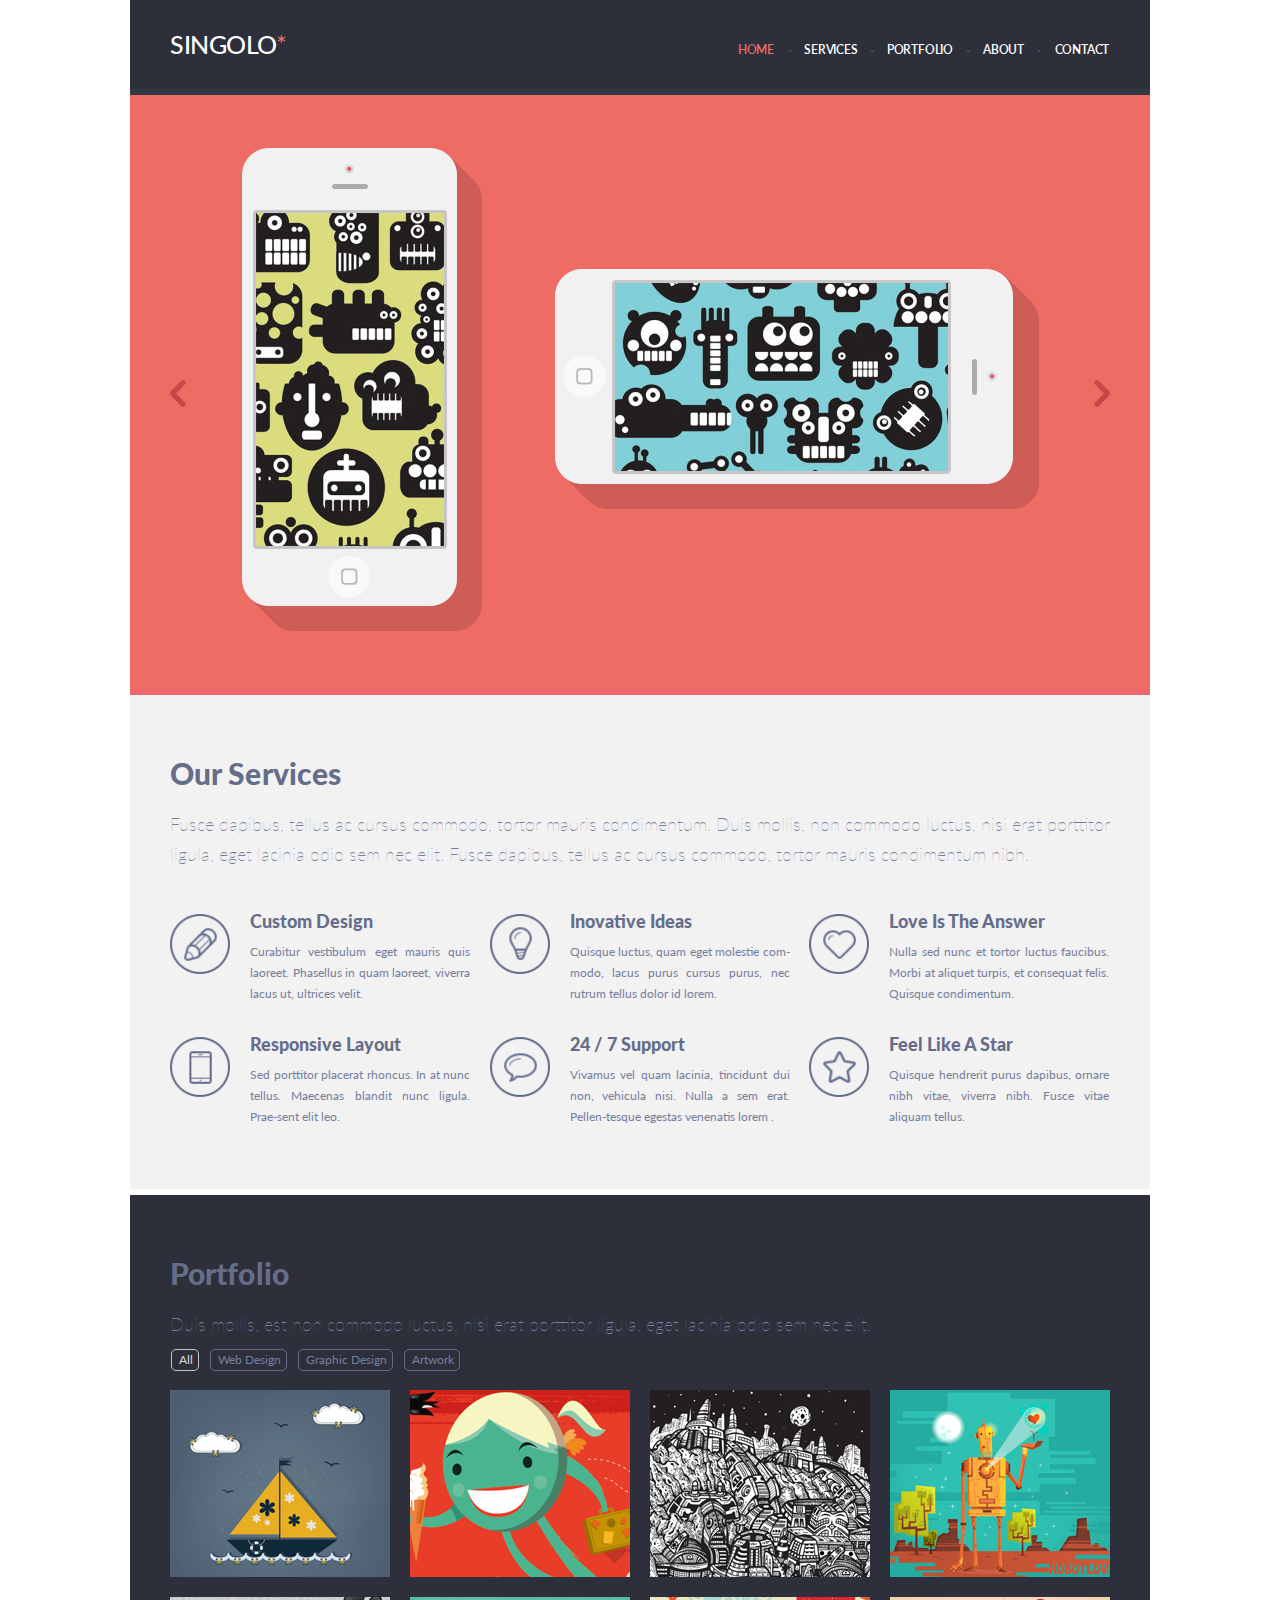
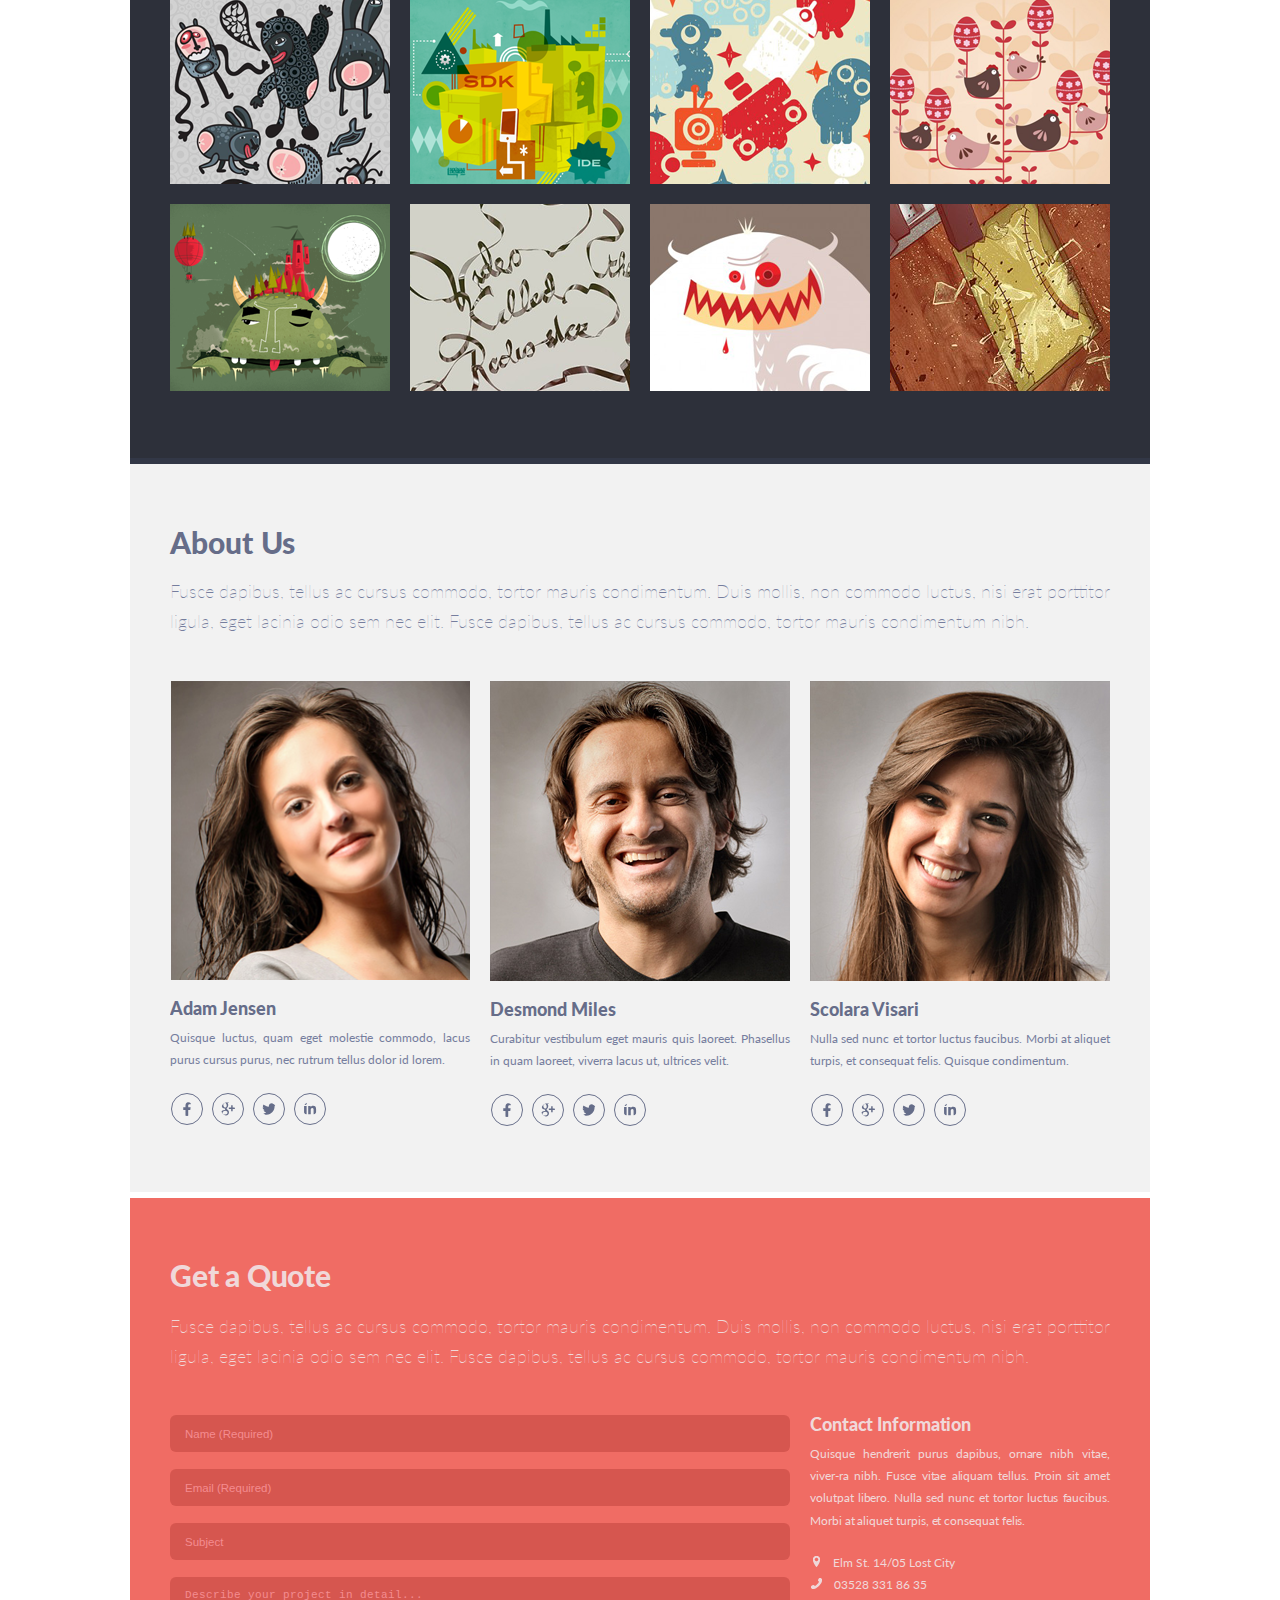
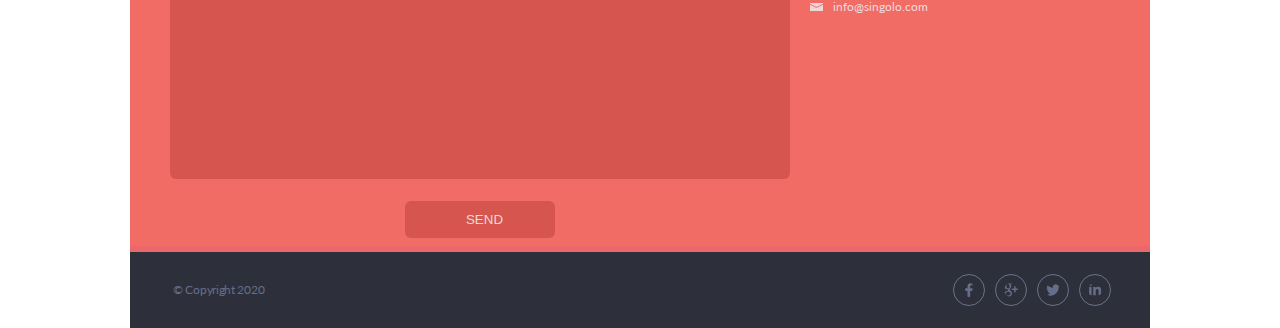
<file: index.html>
<!DOCTYPE html>
<head>
    <meta charset="UTF-8">
    <link href="style.css" rel="stylesheet">
    <link href="https://fonts.googleapis.com/css?family=Lato:300,300i,400,400i,700,700i,900,900i&display=swap" rel="stylesheet">
    <link href="http://yui.yahooapis.com/3.18.1/build/cssnormalize/cssnormalize-min.css" rel="stylesheet">
    <meta name="viewport" content="width=device-width, initial-scale=1">
</head>

<body>
    <header class="container header">
        <div class="section header-top">
            <div class="burger-menu">
                <img src="image/Burger-menu-icon.png">
            </div>

            <h1 class="website-name">SINGOLO</h1>
            <div class="star-symbol">*</div>
            <div></div>
            <nav class="header__navigation" id="navigation-block">
            <ul id ="menu" class="navigation-bar">
                <li ><a href="#home" class="active-link">HOME</a></li>
                <li class="dot">.</li>
                <li><a href="#services">SERVICES</a></li>
                <li class="dot">.</li>
                <li><a href="#portfolio">PORTFOLIO</a></li>
                <li class="dot">.</li>
                <li><a href="#about">ABOUT</a></li>
                <li class="dot">.</li>
                <li><a href="#contact">CONTACT</a></li>
            </ul>
            </nav>
        </div>
            <div class="header-bottom"></div>
    </header>

    <div id = "wrapper" class="container">

        <div id ="home" class="carousel">
            <div  class ="slider">
                <div class="slider-top">
                    <button class="button" data-action="prev"><img class="prev" src="image/prev.svg"></button>
                    
                    <button class="button" data-action="next"><img class="next" src="image/next.svg"></button>
                </div>
                <div class="slider-bottom"></div>

                <div class="slider-main">
                    <div class="slide active-slide">
                        <img src="image/slide-1.png">
                    </div>
    
                    <div class="slide">
                        <img src="image/slide2.jpg">
                    </div>
                </div>
            </div>
        </div>
    
        <div id="services" class="services">
            <div class="section our-services-top">
                <div class="main-text">
                    <div class="headline our-services-headline">
                        <h2><b>Our Services</b></h2>
                    </div>
                    <div class="description our-services-description">
                    Fusce dapibus, tellus ac cursus commodo, tortor mauris condimentum. 
                    Duis mollis, non commodo luctus, nisi erat porttitor ligula, 
                    eget lacinia odio sem nec elit. Fusce dapibus, tellus ac cursus commodo, 
                    tortor mauris condimentum nibh.
                    </div>
                </div>

                <div class ="advantages">
                    <div class="block one">
                        <img src="image/pen.png">
                            <div class="paragraph"><h3 class="caption our-services-caption"><b>Custom Design</b></h3>
                            Curabitur vestibulum eget mauris quis laoreet. Phasellus in quam laoreet, viverra lacus ut, ultrices velit.
                            </div>
                    </div>

                    <div class="block two">
                        <img src="image/lamp.png">  
                            <div class="paragraph"><h3 class="caption our-services-caption"><b>Inovative Ideas</b></h3>
                            Quisque luctus, quam eget molestie com-modo, lacus purus cursus purus, nec rutrum tellus dolor id lorem.
                            </div>
                    </div> 

                    <div class="block three">
                        <img src="image/heart.png">
                            <div class="paragraph"><h3 class="caption our-services-caption"><b>Love Is The Answer</b></h3>
                            Nulla sed nunc et tortor luctus faucibus. Morbi at aliquet turpis, et consequat felis. Quisque condimentum.
                            </div>
                    </div>
        
                    <div class="block four">
                        <img src="image/phone.png">
                            <div class="paragraph"><h3 class="caption our-services-caption"><b>Responsive Layout</b></h3>
                            Sed porttitor placerat rhoncus. In at nunc tellus. Maecenas blandit nunc ligula. Prae-sent elit leo.
                            </div>
                        </div>

                    <div class="block five">
                        <img src="image/dialog.png">  
                            <div class="paragraph"><h3 class="caption our-services-caption"><b>24 / 7 Support</b></h3>
                            Vivamus vel quam lacinia, tincidunt dui non, vehicula nisi. Nulla a sem erat. Pellen-tesque egestas venenatis lorem .
                            </div>
                    </div> 

                    <div class="block six">
                        <img src="image/star.png">
                            <div class="paragraph"><h3 class="caption our-services-caption"><b>Feel Like A Star</b></h3>
                            Quisque hendrerit purus dapibus, ornare nibh vitae, viverra nibh. Fusce vitae aliquam tellus.
                            </div>
                    </div>
                </div>
            </div>
            <div class="our-services-bottom"></div>
        </div> 

        <div id ="portfolio" class="portfolio">
            <div  class="section portfolio-top">
                <div class="headline">
                    <h2><b>Portfolio</b></h2>
                </div>
                <div class="description"> 
                    Duis mollis, est non commodo luctus, nisi erat porttitor ligula, 
                    eget lacinia odio sem nec elit. 
                </div>
                <div id="tabs" class="tabs">
                    <button class="tab active-tab">All</button>
                    <button class="tab">Web Design</button>
                    <button class="tab">Graphic Design</button>
                    <button class="tab">Artwork</button>
                </div>
                <div id = "gallery"class="gallery">
                    <img src = "image/image1.png">
                    <img src = "image/image2.png">
                    <img src = "image/image3.png">
                    <img src = "image/image4.png">
                    <img src = "image/image5.png">
                    <img src = "image/image6.png">
                    <img src = "image/image7.png">
                    <img src = "image/image8.png">
                    <img src = "image/image9.png">
                    <img src = "image/image10.png">
                    <img src = "image/image11.png">
                    <img src = "image/image12.png">
                </div>
            </div>
            <div class="container portfolio-bottom"></div>
        </div>
    
        <div id ="about" class="about">
            <div class="section about-us-top">
                <div class="headline about-us-headline">
                    <h2><b>About Us</b></h2>
                </div>
                <div class="description about-us-description">
                    Fusce dapibus, tellus ac cursus commodo, tortor mauris condimentum. 
                    Duis mollis, non commodo luctus, nisi erat porttitor ligula, 
                    eget lacinia odio sem nec elit. Fusce dapibus, tellus ac cursus commodo, 
                    tortor mauris condimentum nibh.
                </div>
                <div class="staff">

                    <div class="about-us-paragraph">
                        <img src = "image/adam.png">
                            <h3 class="about-us-caption"><b>Adam Jensen</b></h3>
                                Quisque luctus, quam eget molestie commodo,
                                lacus purus cursus purus, nec rutrum tellus dolor id lorem.                        
                                <div class="social">
                                    <svg xmlns="http://www.w3.org/2000/svg"  
                                    class="social_icon facebook" 
                                    viewBox="0 0 320 512">
                                    <path fill="#656d89" d="M279.14 288l14.22-92.66h-88.91v-60.13c0-25.35 12.42-50.06 52.24-50.06h40.42V6.26S260.43 0 225.36 0c-73.22 0-121.08 44.38-121.08 124.72v70.62H22.89V288h81.39v224h100.17V288z"/>
                                    </svg>

                                    <svg xmlns="http://www.w3.org/2000/svg" 
                                    class="social_icon google"
                                    viewBox="0 0 89.61 88">
                                    <path fill="#656d89" d="M4.75,21.94c0,7.47,2.5,12.86,7.42,16a21.13,21.13,0,0,0,11.12,3c.59,0,1.07,0,1.4,0a14.35,14.35,0,0,0,2.95,10h-.17C21,50.89,0,52.23,0,69.52,0,87.1,19.31,88,23.18,88h1.27a35.72,35.72,0,0,0,14.88-3.21C47.07,81,51,74.49,51,65.36c0-8.82-6-14.07-10.35-17.91-2.67-2.34-5-4.36-5-6.33s1.68-3.5,3.81-5.41c3.45-3.08,6.69-7.46,6.69-15.75,0-7.29-.94-12.18-6.76-15.28A20.78,20.78,0,0,1,43.23,4C46.38,3.56,51,3.07,51,.5V0H28C27.78,0,4.75.86,4.75,21.94ZM41.87,67c.44,7-5.58,12.22-14.61,12.88S10.54,76.43,10.1,69.4a11.58,11.58,0,0,1,4.17-9.31,19,19,0,0,1,11.4-4.64c.52,0,1-.06,1.54-.06C35.71,55.39,41.46,60.38,41.87,67Zm-6-49.88c2.25,7.93-1.15,16.23-6.58,17.76a7.29,7.29,0,0,1-1.92.26c-5,0-9.9-5-11.73-12a17.26,17.26,0,0,1,.24-10.56C17,9.41,19.09,7.23,21.69,6.5a7.29,7.29,0,0,1,1.92-.26C29.62,6.24,33.48,8.72,35.87,17.13ZM74.61,34.41v-15h-9.5v15h-15v9.5h15v15h9.5v-15h15v-9.5Z"/>
                                    </svg>

                                    <svg xmlns="http://www.w3.org/2000/svg" 
                                    class="social_icon twitter" 
                                    viewBox="0 0 512 512">
                                    <path fill="#656d89" d="M459.37 151.716c.325 4.548.325 9.097.325 13.645 0 138.72-105.583 298.558-298.558 298.558-59.452 0-114.68-17.219-161.137-47.106 8.447.974 16.568 1.299 25.34 1.299 49.055 0 94.213-16.568 130.274-44.832-46.132-.975-84.792-31.188-98.112-72.772 6.498.974 12.995 1.624 19.818 1.624 9.421 0 18.843-1.3 27.614-3.573-48.081-9.747-84.143-51.98-84.143-102.985v-1.299c13.969 7.797 30.214 12.67 47.431 13.319-28.264-18.843-46.781-51.005-46.781-87.391 0-19.492 5.197-37.36 14.294-52.954 51.655 63.675 129.3 105.258 216.365 109.807-1.624-7.797-2.599-15.918-2.599-24.04 0-57.828 46.782-104.934 104.934-104.934 30.213 0 57.502 12.67 76.67 33.137 23.715-4.548 46.456-13.32 66.599-25.34-7.798 24.366-24.366 44.833-46.132 57.827 21.117-2.273 41.584-8.122 60.426-16.243-14.292 20.791-32.161 39.308-52.628 54.253z"/>
                                    </svg>
                                    
                                    <svg xmlns="http://www.w3.org/2000/svg"  
                                    class="social_icon linkedin"  
                                    viewBox="0 0 448 512">
                                    <path fill="#656d89" d="M100.28 448H7.4V148.9h92.88zM53.79 108.1C24.09 108.1 0 83.5 0 53.8a53.79 53.79 0 0 1 107.58 0c0 29.7-24.1 54.3-53.79 54.3zM447.9 448h-92.68V302.4c0-34.7-.7-79.2-48.29-79.2-48.29 0-55.69 37.7-55.69 76.7V448h-92.78V148.9h89.08v40.8h1.3c12.4-23.5 42.69-48.3 87.88-48.3 94 0 111.28 61.9 111.28 142.3V448z"/>
                                    </svg>
                                 </div>
                     </div>

                    <div class="about-us-paragraph">
                        <img src = "image/desmond.png">
                            <h3 class="about-us-caption"><b>Desmond Miles</b></h3>
                                Curabitur vestibulum eget mauris quis laoreet. 
                                Phasellus in quam laoreet, viverra lacus ut, ultrices velit.                           
                                <div class="social">
                                    <svg xmlns="http://www.w3.org/2000/svg"  
                                    class="social_icon facebook" 
                                    viewBox="0 0 320 512">
                                    <path fill="#656d89" d="M279.14 288l14.22-92.66h-88.91v-60.13c0-25.35 12.42-50.06 52.24-50.06h40.42V6.26S260.43 0 225.36 0c-73.22 0-121.08 44.38-121.08 124.72v70.62H22.89V288h81.39v224h100.17V288z"/>
                                    </svg>

                                    <svg xmlns="http://www.w3.org/2000/svg" 
                                    class="social_icon google"
                                    viewBox="0 0 89.61 88">
                                    <path fill="#656d89" d="M4.75,21.94c0,7.47,2.5,12.86,7.42,16a21.13,21.13,0,0,0,11.12,3c.59,0,1.07,0,1.4,0a14.35,14.35,0,0,0,2.95,10h-.17C21,50.89,0,52.23,0,69.52,0,87.1,19.31,88,23.18,88h1.27a35.72,35.72,0,0,0,14.88-3.21C47.07,81,51,74.49,51,65.36c0-8.82-6-14.07-10.35-17.91-2.67-2.34-5-4.36-5-6.33s1.68-3.5,3.81-5.41c3.45-3.08,6.69-7.46,6.69-15.75,0-7.29-.94-12.18-6.76-15.28A20.78,20.78,0,0,1,43.23,4C46.38,3.56,51,3.07,51,.5V0H28C27.78,0,4.75.86,4.75,21.94ZM41.87,67c.44,7-5.58,12.22-14.61,12.88S10.54,76.43,10.1,69.4a11.58,11.58,0,0,1,4.17-9.31,19,19,0,0,1,11.4-4.64c.52,0,1-.06,1.54-.06C35.71,55.39,41.46,60.38,41.87,67Zm-6-49.88c2.25,7.93-1.15,16.23-6.58,17.76a7.29,7.29,0,0,1-1.92.26c-5,0-9.9-5-11.73-12a17.26,17.26,0,0,1,.24-10.56C17,9.41,19.09,7.23,21.69,6.5a7.29,7.29,0,0,1,1.92-.26C29.62,6.24,33.48,8.72,35.87,17.13ZM74.61,34.41v-15h-9.5v15h-15v9.5h15v15h9.5v-15h15v-9.5Z"/></g></g>
                                    </svg>

                                    <svg xmlns="http://www.w3.org/2000/svg" 
                                    class="social_icon twitter" 
                                    viewBox="0 0 512 512">
                                    <path fill="#656d89" d="M459.37 151.716c.325 4.548.325 9.097.325 13.645 0 138.72-105.583 298.558-298.558 298.558-59.452 0-114.68-17.219-161.137-47.106 8.447.974 16.568 1.299 25.34 1.299 49.055 0 94.213-16.568 130.274-44.832-46.132-.975-84.792-31.188-98.112-72.772 6.498.974 12.995 1.624 19.818 1.624 9.421 0 18.843-1.3 27.614-3.573-48.081-9.747-84.143-51.98-84.143-102.985v-1.299c13.969 7.797 30.214 12.67 47.431 13.319-28.264-18.843-46.781-51.005-46.781-87.391 0-19.492 5.197-37.36 14.294-52.954 51.655 63.675 129.3 105.258 216.365 109.807-1.624-7.797-2.599-15.918-2.599-24.04 0-57.828 46.782-104.934 104.934-104.934 30.213 0 57.502 12.67 76.67 33.137 23.715-4.548 46.456-13.32 66.599-25.34-7.798 24.366-24.366 44.833-46.132 57.827 21.117-2.273 41.584-8.122 60.426-16.243-14.292 20.791-32.161 39.308-52.628 54.253z"/>
                                    </svg>
                                
                                    <svg xmlns="http://www.w3.org/2000/svg"  
                                    class="social_icon linkedin"  
                                    viewBox="0 0 448 512">
                                    <path fill="#656d89" d="M100.28 448H7.4V148.9h92.88zM53.79 108.1C24.09 108.1 0 83.5 0 53.8a53.79 53.79 0 0 1 107.58 0c0 29.7-24.1 54.3-53.79 54.3zM447.9 448h-92.68V302.4c0-34.7-.7-79.2-48.29-79.2-48.29 0-55.69 37.7-55.69 76.7V448h-92.78V148.9h89.08v40.8h1.3c12.4-23.5 42.69-48.3 87.88-48.3 94 0 111.28 61.9 111.28 142.3V448z"/>
                                    </svg>
                                 </div>
                     </div>

                    <div class="about-us-paragraph">
                        <img src = "image/scolara.png">
                            <h3 class="about-us-caption"><b>Scolara Visari</b></h3>
                                Nulla sed nunc et tortor luctus faucibus. 
                                Morbi at aliquet turpis, et consequat felis. Quisque condimentum.
                                <div class="social">
                                    <svg xmlns="http://www.w3.org/2000/svg"  
                                    class="social_icon facebook" 
                                    viewBox="0 0 320 512">
                                    <path fill="#656d89" d="M279.14 288l14.22-92.66h-88.91v-60.13c0-25.35 12.42-50.06 52.24-50.06h40.42V6.26S260.43 0 225.36 0c-73.22 0-121.08 44.38-121.08 124.72v70.62H22.89V288h81.39v224h100.17V288z"/>
                                    </svg>

                                    <svg xmlns="http://www.w3.org/2000/svg" 
                                    class="social_icon google"
                                    viewBox="0 0 89.61 88">
                                    <path fill="#656d89" d="M4.75,21.94c0,7.47,2.5,12.86,7.42,16a21.13,21.13,0,0,0,11.12,3c.59,0,1.07,0,1.4,0a14.35,14.35,0,0,0,2.95,10h-.17C21,50.89,0,52.23,0,69.52,0,87.1,19.31,88,23.18,88h1.27a35.72,35.72,0,0,0,14.88-3.21C47.07,81,51,74.49,51,65.36c0-8.82-6-14.07-10.35-17.91-2.67-2.34-5-4.36-5-6.33s1.68-3.5,3.81-5.41c3.45-3.08,6.69-7.46,6.69-15.75,0-7.29-.94-12.18-6.76-15.28A20.78,20.78,0,0,1,43.23,4C46.38,3.56,51,3.07,51,.5V0H28C27.78,0,4.75.86,4.75,21.94ZM41.87,67c.44,7-5.58,12.22-14.61,12.88S10.54,76.43,10.1,69.4a11.58,11.58,0,0,1,4.17-9.31,19,19,0,0,1,11.4-4.64c.52,0,1-.06,1.54-.06C35.71,55.39,41.46,60.38,41.87,67Zm-6-49.88c2.25,7.93-1.15,16.23-6.58,17.76a7.29,7.29,0,0,1-1.92.26c-5,0-9.9-5-11.73-12a17.26,17.26,0,0,1,.24-10.56C17,9.41,19.09,7.23,21.69,6.5a7.29,7.29,0,0,1,1.92-.26C29.62,6.24,33.48,8.72,35.87,17.13ZM74.61,34.41v-15h-9.5v15h-15v9.5h15v15h9.5v-15h15v-9.5Z"/></g></g>
                                    </svg>

                                    <svg xmlns="http://www.w3.org/2000/svg" 
                                    class="social_icon twitter" 
                                    viewBox="0 0 512 512">
                                    <path fill="#656d89" d="M459.37 151.716c.325 4.548.325 9.097.325 13.645 0 138.72-105.583 298.558-298.558 298.558-59.452 0-114.68-17.219-161.137-47.106 8.447.974 16.568 1.299 25.34 1.299 49.055 0 94.213-16.568 130.274-44.832-46.132-.975-84.792-31.188-98.112-72.772 6.498.974 12.995 1.624 19.818 1.624 9.421 0 18.843-1.3 27.614-3.573-48.081-9.747-84.143-51.98-84.143-102.985v-1.299c13.969 7.797 30.214 12.67 47.431 13.319-28.264-18.843-46.781-51.005-46.781-87.391 0-19.492 5.197-37.36 14.294-52.954 51.655 63.675 129.3 105.258 216.365 109.807-1.624-7.797-2.599-15.918-2.599-24.04 0-57.828 46.782-104.934 104.934-104.934 30.213 0 57.502 12.67 76.67 33.137 23.715-4.548 46.456-13.32 66.599-25.34-7.798 24.366-24.366 44.833-46.132 57.827 21.117-2.273 41.584-8.122 60.426-16.243-14.292 20.791-32.161 39.308-52.628 54.253z"/>
                                    </svg>
                                
                                    <svg xmlns="http://www.w3.org/2000/svg"  
                                    class="social_icon linkedin"  
                                    viewBox="0 0 448 512">
                                    <path fill="#656d89" d="M100.28 448H7.4V148.9h92.88zM53.79 108.1C24.09 108.1 0 83.5 0 53.8a53.79 53.79 0 0 1 107.58 0c0 29.7-24.1 54.3-53.79 54.3zM447.9 448h-92.68V302.4c0-34.7-.7-79.2-48.29-79.2-48.29 0-55.69 37.7-55.69 76.7V448h-92.78V148.9h89.08v40.8h1.3c12.4-23.5 42.69-48.3 87.88-48.3 94 0 111.28 61.9 111.28 142.3V448z"/>
                                    </svg>
                                 </div>
                     </div>
                 </div>
             </div>
            <div class="container about-us-bottom"></div>
         </div>

        <div id ="contact" class="contact">
            <div class="section get-a-quote-top">
                <div class="headline3">Get a Quote</div>
                <div class="description3">
                    Fusce dapibus, tellus ac cursus commodo, tortor mauris condimentum. 
                    Duis mollis, non commodo luctus, nisi erat porttitor ligula, eget 
                    lacinia odio sem nec elit. Fusce dapibus, tellus ac cursus commodo, 
                    tortor mauris condimentum nibh.
                </div>

                <div class="form-and-information">
                    <form class="form">
                        <input type="text" name="name" class="form-field" placeholder="Name (Required)" maxlength="20" pattern="[A-Za-z]{1,20}" required>
                        <input type="email" name="email" class="form-field" placeholder="Email (Required)" required>
                        <input type="text" name="theme" class="form-field" placeholder="Subject">
                        <textarea type="text" name="description" class="form-field" placeholder="Describe your project in detail..."></textarea>
                        <input class="submit-bottom" type="submit" value="SEND">
                    </form>

                    <div class="information">
                        <div class="caption-light">Contact Information</div>
                        <div class="info">
                            Quisque hendrerit purus dapibus, ornare nibh vitae, viver-ra nibh. Fusce vitae aliquam tellus. Proin sit 
                            amet volutpat libero. Nulla sed nunc et tortor luctus faucibus. 
                            Morbi at aliquet turpis,  et consequat felis. 
                        </div>

                        <div class="info contact-information">
                            <img class="location-icon" src="image/location.png">
                                Elm St. 14/05 Lost City<br>
                            <img class="phone-icon" src="image/iphone.png">
                            <a href="tel: 03528 331 86 35" type="tel">03528 331 86 35</a><br>
                            <img class="mail-icon" src="image/mail.png">
                            <a href ="mailto: info@singolo.com" type="email">info@singolo.com</a><br>
                         </div>
                     </div>

                     <div class="form-submited">
                         <div class="form-submited-modal">
                             <div class="form-submited-main">
                                <h3>Письмо отправлено</h3>
                                <p class="name">Name: <span></span></p>
                                <p class="email">Email: <span></span></p>
                                <p class="theme">Theme: <span></span></p>
                                <p class="desc">Description: <span></span></p>
                                
                             </div>
                             <div class="form-submited-control">
                                 <button class="modal-close">Ok</button>
                             </div>
                         </div>
                     </div>
                 </div>
             </div>
             <div class="section get-a-quote-bottom"></div>
         </div>
    
    
        <footer class="section footer">
            <div class="copyright">&#169; Copyright 2020</div>
                <div class="icons">
                    <svg xmlns="http://www.w3.org/2000/svg"  
                    class="social_icon facebook" 
                    viewBox="0 0 320 512">
                    <path fill="#656d89" d="M279.14 288l14.22-92.66h-88.91v-60.13c0-25.35 12.42-50.06 52.24-50.06h40.42V6.26S260.43 0 225.36 0c-73.22 0-121.08 44.38-121.08 124.72v70.62H22.89V288h81.39v224h100.17V288z"/>
                    </svg>

                    <svg xmlns="http://www.w3.org/2000/svg" 
                    class="social_icon google"
                    viewBox="0 0 89.61 88">
                    <path fill="#656d89" d="M4.75,21.94c0,7.47,2.5,12.86,7.42,16a21.13,21.13,0,0,0,11.12,3c.59,0,1.07,0,1.4,0a14.35,14.35,0,0,0,2.95,10h-.17C21,50.89,0,52.23,0,69.52,0,87.1,19.31,88,23.18,88h1.27a35.72,35.72,0,0,0,14.88-3.21C47.07,81,51,74.49,51,65.36c0-8.82-6-14.07-10.35-17.91-2.67-2.34-5-4.36-5-6.33s1.68-3.5,3.81-5.41c3.45-3.08,6.69-7.46,6.69-15.75,0-7.29-.94-12.18-6.76-15.28A20.78,20.78,0,0,1,43.23,4C46.38,3.56,51,3.07,51,.5V0H28C27.78,0,4.75.86,4.75,21.94ZM41.87,67c.44,7-5.58,12.22-14.61,12.88S10.54,76.43,10.1,69.4a11.58,11.58,0,0,1,4.17-9.31,19,19,0,0,1,11.4-4.64c.52,0,1-.06,1.54-.06C35.71,55.39,41.46,60.38,41.87,67Zm-6-49.88c2.25,7.93-1.15,16.23-6.58,17.76a7.29,7.29,0,0,1-1.92.26c-5,0-9.9-5-11.73-12a17.26,17.26,0,0,1,.24-10.56C17,9.41,19.09,7.23,21.69,6.5a7.29,7.29,0,0,1,1.92-.26C29.62,6.24,33.48,8.72,35.87,17.13ZM74.61,34.41v-15h-9.5v15h-15v9.5h15v15h9.5v-15h15v-9.5Z"/></g></g>
                    </svg>

                    <svg xmlns="http://www.w3.org/2000/svg" 
                    class="social_icon twitter" 
                    viewBox="0 0 512 512">
                    <path fill="#656d89" d="M459.37 151.716c.325 4.548.325 9.097.325 13.645 0 138.72-105.583 298.558-298.558 298.558-59.452 0-114.68-17.219-161.137-47.106 8.447.974 16.568 1.299 25.34 1.299 49.055 0 94.213-16.568 130.274-44.832-46.132-.975-84.792-31.188-98.112-72.772 6.498.974 12.995 1.624 19.818 1.624 9.421 0 18.843-1.3 27.614-3.573-48.081-9.747-84.143-51.98-84.143-102.985v-1.299c13.969 7.797 30.214 12.67 47.431 13.319-28.264-18.843-46.781-51.005-46.781-87.391 0-19.492 5.197-37.36 14.294-52.954 51.655 63.675 129.3 105.258 216.365 109.807-1.624-7.797-2.599-15.918-2.599-24.04 0-57.828 46.782-104.934 104.934-104.934 30.213 0 57.502 12.67 76.67 33.137 23.715-4.548 46.456-13.32 66.599-25.34-7.798 24.366-24.366 44.833-46.132 57.827 21.117-2.273 41.584-8.122 60.426-16.243-14.292 20.791-32.161 39.308-52.628 54.253z"/>
                    </svg>
                
                    <svg xmlns="http://www.w3.org/2000/svg"  
                    class="social_icon linkedin"  
                    viewBox="0 0 448 512">
                    <path fill="#656d89" d="M100.28 448H7.4V148.9h92.88zM53.79 108.1C24.09 108.1 0 83.5 0 53.8a53.79 53.79 0 0 1 107.58 0c0 29.7-24.1 54.3-53.79 54.3zM447.9 448h-92.68V302.4c0-34.7-.7-79.2-48.29-79.2-48.29 0-55.69 37.7-55.69 76.7V448h-92.78V148.9h89.08v40.8h1.3c12.4-23.5 42.69-48.3 87.88-48.3 94 0 111.28 61.9 111.28 142.3V448z"/>
                    </svg>
                 </div>
         </footer>
        
     </div>
<script src = "script.js"></script>
</body>
</html>
</file>
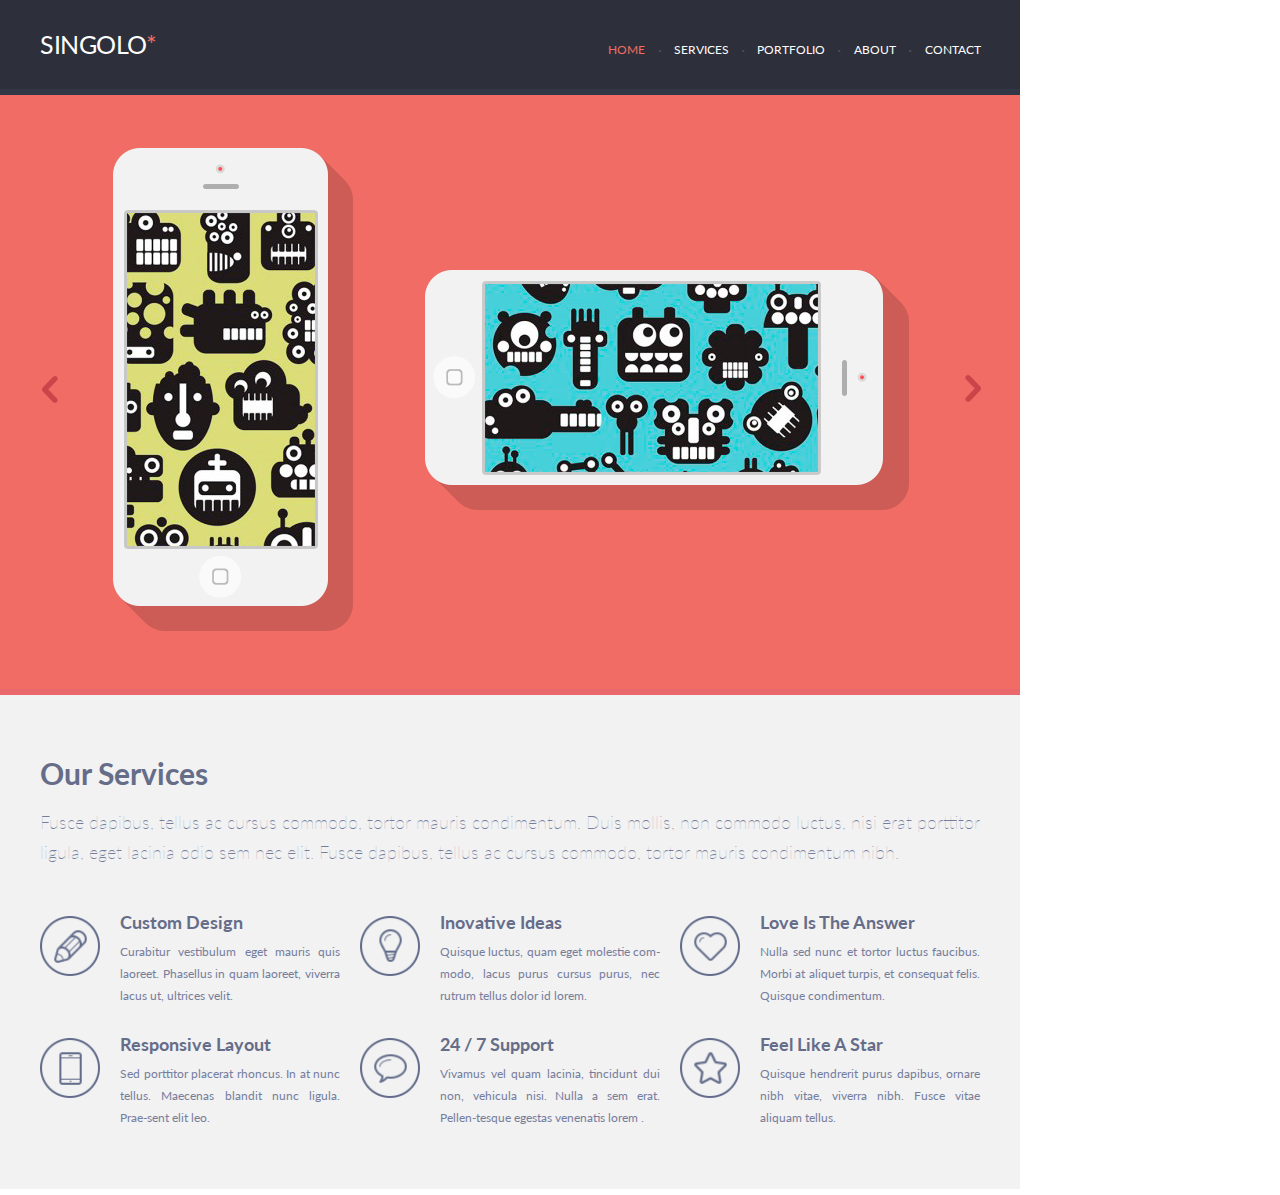
<file: singolo1.html>
<!DOCTYPE html>
<head>
    <meta charset="UTF-8">
    <link href="singolo1.css" rel="stylesheet">
    <link href="https://fonts.googleapis.com/css?family=Lato:300,300i,400,400i,700,700i,900,900i&display=swap" rel="stylesheet">
</head>
<header class="container">
    <div class="header-top">
        <h1 class="website-name">SINGOLO</h1>
        <div class="star-symbol">*</div>
        <div></div>
        <ul class="navigation-bar">
            <li ><a href="#" class="active-link">HOME</a></li>
            <li class="dot">.</li>
            <li><a href="#">SERVICES</a></li>
            <li class="dot">.</li>
            <li><a href="#">PORTFOLIO</a></li>
            <li class="dot">.</li>
            <li><a href="#">ABOUT</a></li>
            <li class="dot">.</li>
            <li><a href="#">CONTACT</a></li>
        </ul>
    </div>
        <div class="header-bottom"></div>
</header>
<body>
    
    <div class="container">
        <div class="slider-top">
            <button class="button"><img class="prev" src="image/prev.svg"></button>
            <img class="vertical-iphone" src="image/iphone_vertical.png">
            <img class="horizontal-iphone"src="image/iphone_horizontal.png">
            <button class="button"><img class="next" src="image/next.svg"></button>
        </div>
        <div class="slider-bottom"></div>
    </div>

    <div class="container">
        <div class="section our-services-top">
         <div class="main-text">
            <div class="headline">
                <h2><b>Our Services</b></h2>
            </div>
            <div class="description">
                Fusce dapibus, tellus ac cursus commodo, tortor mauris condimentum. 
                Duis mollis, non commodo luctus, nisi erat porttitor ligula, 
                eget lacinia odio sem nec elit. Fusce dapibus, tellus ac cursus commodo, 
                tortor mauris condimentum nibh.
            </div>
         </div>
            

         <div class="block one">
             <img src="image/pen.png">
                <div class="paragraph"><h3 class="caption"><b>Custom Design</b></h3>
            Curabitur vestibulum eget mauris quis laoreet. Phasellus in quam laoreet, viverra lacus ut, ultrices velit.
                </div>
         </div>

         <div class="block two">
            <img src="image/lamp.png">  
                <div class="paragraph"><h3 class="caption"><b>Inovative Ideas</b></h3>
            Quisque luctus, quam eget molestie com-modo, lacus purus cursus purus, nec rutrum tellus dolor id lorem.
                </div>
         </div> 

         <div class="block three">
            <img src="image/heart.png">
                <div class="paragraph"><h3 class="caption"><b>Love Is The Answer</b></h3>
            Nulla sed nunc et tortor luctus faucibus. Morbi at aliquet turpis, et consequat felis. Quisque condimentum.
                </div>
        </div>
        
         <div class="block four">
            <img src="image/phone.png">
                <div class="paragraph"><h3 class="caption"><b>Responsive Layout</b></h3>
            Sed porttitor placerat rhoncus. In at nunc tellus. Maecenas blandit nunc ligula. Prae-sent elit leo.
                </div>
        </div>

         <div class="block five">
            <img src="image/dialog.png">  
                <div class="paragraph"><h3 class="caption"><b>24 / 7 Support</b></h3>
            Vivamus vel quam lacinia, tincidunt dui non, vehicula nisi. Nulla a sem erat. Pellen-tesque egestas venenatis lorem .
                </div>
        </div> 

         <div class="block six">
            <img src="image/star.png">
                <div class="paragraph"><h3 class="caption"><b>Feel Like A Star</b></h3>
            Quisque hendrerit purus dapibus, ornare nibh vitae, viverra nibh. Fusce vitae aliquam tellus.
                </div>
        </div>
    </div>

        <div class="our-services-bottom"></div>
    </div>
</body>
</html>
</file>
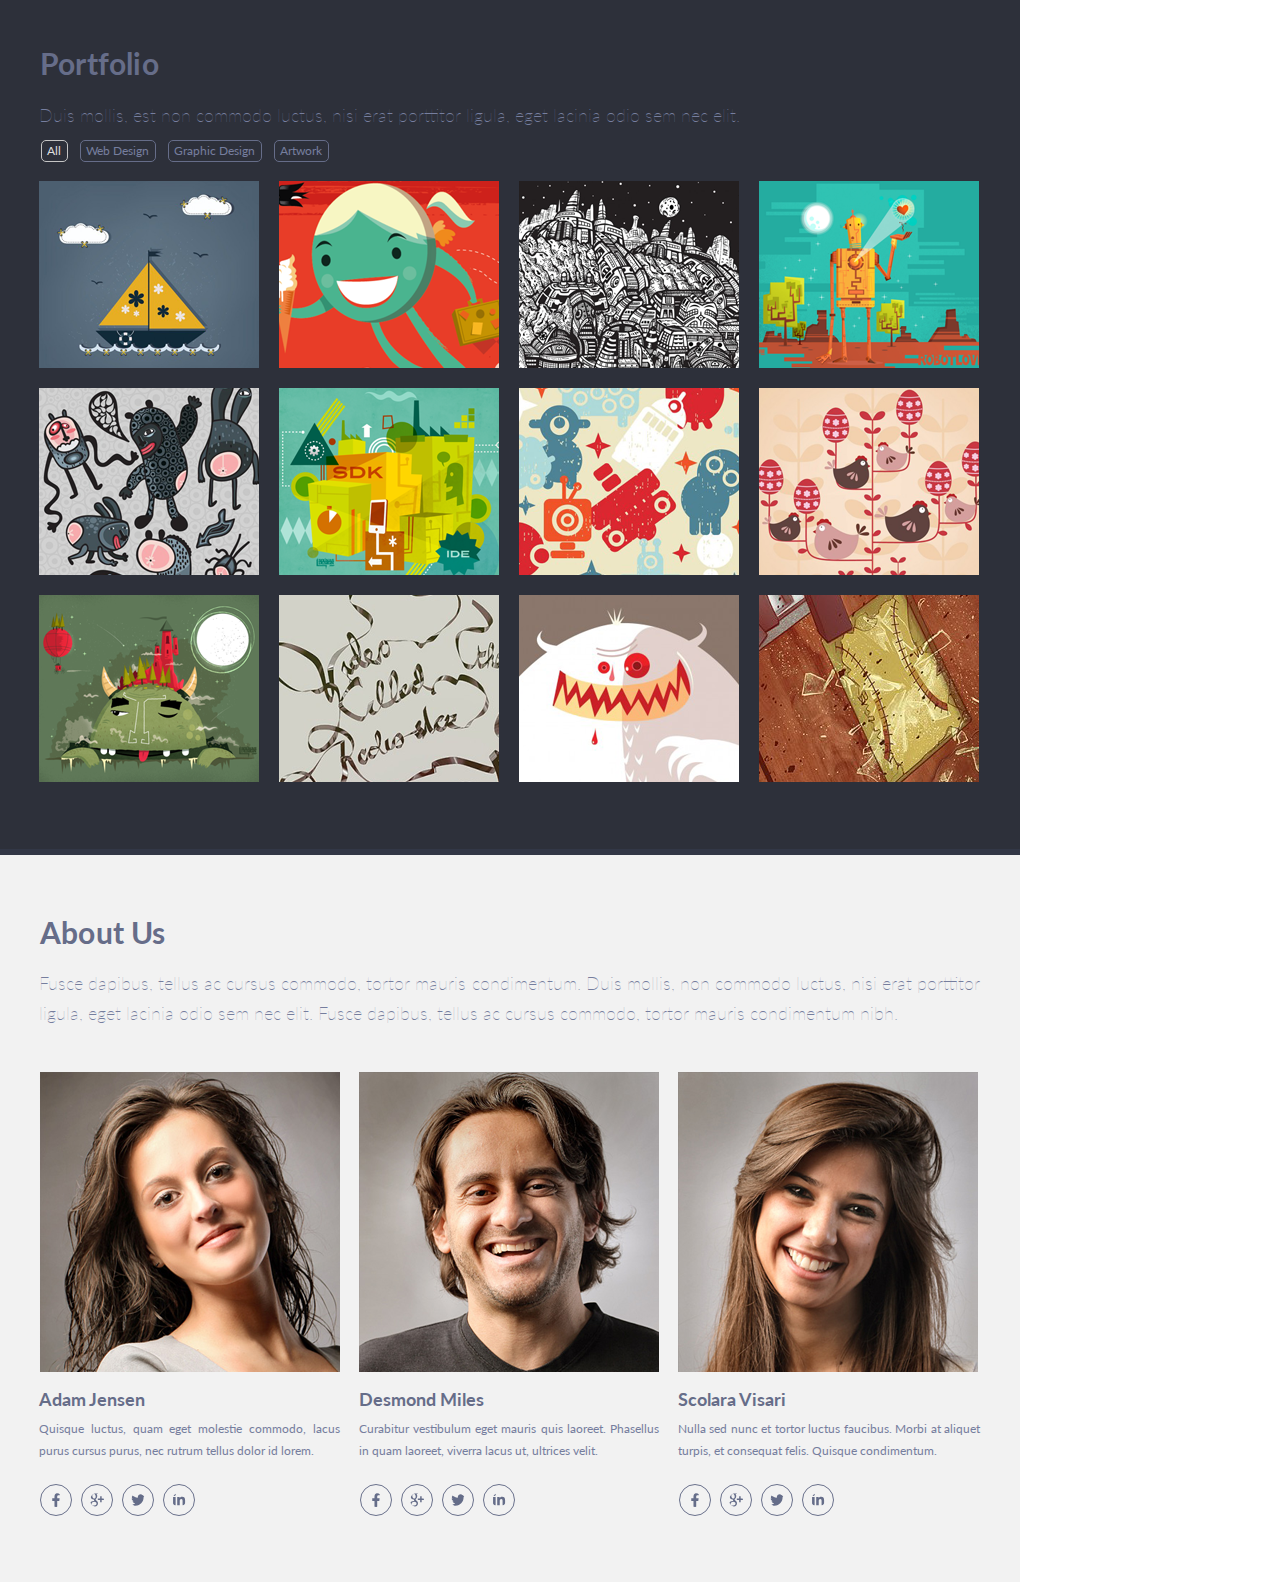
<file: singolo2.html>
<!DOCTYPE html>
 <head>
    <meta charset="UTF-8">
    <link href="singolo2.css" rel="stylesheet">
    <link href="https://fonts.googleapis.com/css?family=Lato:300,400,700,900&display=swap&subset=latin-ext" rel="stylesheet">
 </head>
 <body>
    <div class="container">
        <div class="section portfolio-top">
            <div class="headline">
            <h2><b>Portfolio</b></h2>
            </div>
            <div class="description"> 
                Duis mollis, est non commodo luctus, nisi erat porttitor ligula, 
                eget lacinia odio sem nec elit. 
            </div>
            <div>
                <button class="tab active-tab">All</button>
                <button class="tab">Web Design</button>
                <button class="tab">Graphic Design</button>
                <button class="tab">Artwork</button>
            </div>
            <div class="gallery">
                <img src = "image/image1.png">
                <img src = "image/image2.png">
                <img src = "image/image3.png">
                <img src = "image/image4.png">
                <img src = "image/image5.png">
                <img src = "image/image6.png">
                <img src = "image/image7.png">
                <img src = "image/image8.png">
                <img src = "image/image9.png">
                <img src = "image/image10.png">
                <img src = "image/image11.png">
                <img src = "image/image12.png">
            </div>
        </div>
    </div>
    <div class="container portfolio-bottom"></div>

    <div class="container">
        <div class="section about-us-top">
            <div class="headline about-us-headline">
                <h2><b>About Us</b></h2>
            </div>
            <div class="description about-us-description">
            Fusce dapibus, tellus ac cursus commodo, tortor mauris condimentum. 
            Duis mollis, non commodo luctus, nisi erat porttitor ligula, 
            eget lacinia odio sem nec elit. Fusce dapibus, tellus ac cursus commodo, 
            tortor mauris condimentum nibh.
            </div>
            <div class="staff">
                <div class="paragraph">
                    <img src = "image/adam.png">
                        <h3 class="about-us-caption"><b>Adam Jensen</b></h3>
                            Quisque luctus, quam eget molestie commodo,
                            lacus purus cursus purus, nec rutrum tellus dolor id lorem.                        
                                <div>
                                    <svg xmlns="http://www.w3.org/2000/svg"  
                                    class="social_icon facebook" 
                                    viewBox="0 0 320 512">
                                    <path fill="#656d89" d="M279.14 288l14.22-92.66h-88.91v-60.13c0-25.35 12.42-50.06 52.24-50.06h40.42V6.26S260.43 0 225.36 0c-73.22 0-121.08 44.38-121.08 124.72v70.62H22.89V288h81.39v224h100.17V288z"/>
                                    </svg>

                                    <svg xmlns="http://www.w3.org/2000/svg" 
                                    class="social_icon google"
                                    viewBox="0 0 89.61 88">
                                    <path fill="#656d89" d="M4.75,21.94c0,7.47,2.5,12.86,7.42,16a21.13,21.13,0,0,0,11.12,3c.59,0,1.07,0,1.4,0a14.35,14.35,0,0,0,2.95,10h-.17C21,50.89,0,52.23,0,69.52,0,87.1,19.31,88,23.18,88h1.27a35.72,35.72,0,0,0,14.88-3.21C47.07,81,51,74.49,51,65.36c0-8.82-6-14.07-10.35-17.91-2.67-2.34-5-4.36-5-6.33s1.68-3.5,3.81-5.41c3.45-3.08,6.69-7.46,6.69-15.75,0-7.29-.94-12.18-6.76-15.28A20.78,20.78,0,0,1,43.23,4C46.38,3.56,51,3.07,51,.5V0H28C27.78,0,4.75.86,4.75,21.94ZM41.87,67c.44,7-5.58,12.22-14.61,12.88S10.54,76.43,10.1,69.4a11.58,11.58,0,0,1,4.17-9.31,19,19,0,0,1,11.4-4.64c.52,0,1-.06,1.54-.06C35.71,55.39,41.46,60.38,41.87,67Zm-6-49.88c2.25,7.93-1.15,16.23-6.58,17.76a7.29,7.29,0,0,1-1.92.26c-5,0-9.9-5-11.73-12a17.26,17.26,0,0,1,.24-10.56C17,9.41,19.09,7.23,21.69,6.5a7.29,7.29,0,0,1,1.92-.26C29.62,6.24,33.48,8.72,35.87,17.13ZM74.61,34.41v-15h-9.5v15h-15v9.5h15v15h9.5v-15h15v-9.5Z"/></svg>

                                    <svg xmlns="http://www.w3.org/2000/svg" 
                                    class="social_icon twitter" 
                                    viewBox="0 0 512 512">
                                    <path fill="#656d89" d="M459.37 151.716c.325 4.548.325 9.097.325 13.645 0 138.72-105.583 298.558-298.558 298.558-59.452 0-114.68-17.219-161.137-47.106 8.447.974 16.568 1.299 25.34 1.299 49.055 0 94.213-16.568 130.274-44.832-46.132-.975-84.792-31.188-98.112-72.772 6.498.974 12.995 1.624 19.818 1.624 9.421 0 18.843-1.3 27.614-3.573-48.081-9.747-84.143-51.98-84.143-102.985v-1.299c13.969 7.797 30.214 12.67 47.431 13.319-28.264-18.843-46.781-51.005-46.781-87.391 0-19.492 5.197-37.36 14.294-52.954 51.655 63.675 129.3 105.258 216.365 109.807-1.624-7.797-2.599-15.918-2.599-24.04 0-57.828 46.782-104.934 104.934-104.934 30.213 0 57.502 12.67 76.67 33.137 23.715-4.548 46.456-13.32 66.599-25.34-7.798 24.366-24.366 44.833-46.132 57.827 21.117-2.273 41.584-8.122 60.426-16.243-14.292 20.791-32.161 39.308-52.628 54.253z"/></svg>
                                    
                                    <svg xmlns="http://www.w3.org/2000/svg"  
                                    class="social_icon linkedin"  
                                    viewBox="0 0 448 512">
                                    <path fill="#656d89" d="M100.28 448H7.4V148.9h92.88zM53.79 108.1C24.09 108.1 0 83.5 0 53.8a53.79 53.79 0 0 1 107.58 0c0 29.7-24.1 54.3-53.79 54.3zM447.9 448h-92.68V302.4c0-34.7-.7-79.2-48.29-79.2-48.29 0-55.69 37.7-55.69 76.7V448h-92.78V148.9h89.08v40.8h1.3c12.4-23.5 42.69-48.3 87.88-48.3 94 0 111.28 61.9 111.28 142.3V448z"/></svg>
                                </div>
                </div>
                <div class="paragraph">
                    <img src = "image/desmond.png">
                        <h3 class="about-us-caption"><b>Desmond Miles</b></h3>
                            Curabitur vestibulum eget mauris quis laoreet. 
                            Phasellus in quam laoreet, viverra lacus ut, ultrices velit.                           
                            <div>
                                <svg xmlns="http://www.w3.org/2000/svg"  
                                class="social_icon facebook" 
                                viewBox="0 0 320 512">
                                <path fill="#656d89" d="M279.14 288l14.22-92.66h-88.91v-60.13c0-25.35 12.42-50.06 52.24-50.06h40.42V6.26S260.43 0 225.36 0c-73.22 0-121.08 44.38-121.08 124.72v70.62H22.89V288h81.39v224h100.17V288z"/>
                                </svg>

                                <svg xmlns="http://www.w3.org/2000/svg" 
                                class="social_icon google"
                                viewBox="0 0 89.61 88">
                                <path fill="#656d89" d="M4.75,21.94c0,7.47,2.5,12.86,7.42,16a21.13,21.13,0,0,0,11.12,3c.59,0,1.07,0,1.4,0a14.35,14.35,0,0,0,2.95,10h-.17C21,50.89,0,52.23,0,69.52,0,87.1,19.31,88,23.18,88h1.27a35.72,35.72,0,0,0,14.88-3.21C47.07,81,51,74.49,51,65.36c0-8.82-6-14.07-10.35-17.91-2.67-2.34-5-4.36-5-6.33s1.68-3.5,3.81-5.41c3.45-3.08,6.69-7.46,6.69-15.75,0-7.29-.94-12.18-6.76-15.28A20.78,20.78,0,0,1,43.23,4C46.38,3.56,51,3.07,51,.5V0H28C27.78,0,4.75.86,4.75,21.94ZM41.87,67c.44,7-5.58,12.22-14.61,12.88S10.54,76.43,10.1,69.4a11.58,11.58,0,0,1,4.17-9.31,19,19,0,0,1,11.4-4.64c.52,0,1-.06,1.54-.06C35.71,55.39,41.46,60.38,41.87,67Zm-6-49.88c2.25,7.93-1.15,16.23-6.58,17.76a7.29,7.29,0,0,1-1.92.26c-5,0-9.9-5-11.73-12a17.26,17.26,0,0,1,.24-10.56C17,9.41,19.09,7.23,21.69,6.5a7.29,7.29,0,0,1,1.92-.26C29.62,6.24,33.48,8.72,35.87,17.13ZM74.61,34.41v-15h-9.5v15h-15v9.5h15v15h9.5v-15h15v-9.5Z"/></g></g></svg>

                                <svg xmlns="http://www.w3.org/2000/svg" 
                                class="social_icon twitter" 
                                viewBox="0 0 512 512">
                                <path fill="#656d89" d="M459.37 151.716c.325 4.548.325 9.097.325 13.645 0 138.72-105.583 298.558-298.558 298.558-59.452 0-114.68-17.219-161.137-47.106 8.447.974 16.568 1.299 25.34 1.299 49.055 0 94.213-16.568 130.274-44.832-46.132-.975-84.792-31.188-98.112-72.772 6.498.974 12.995 1.624 19.818 1.624 9.421 0 18.843-1.3 27.614-3.573-48.081-9.747-84.143-51.98-84.143-102.985v-1.299c13.969 7.797 30.214 12.67 47.431 13.319-28.264-18.843-46.781-51.005-46.781-87.391 0-19.492 5.197-37.36 14.294-52.954 51.655 63.675 129.3 105.258 216.365 109.807-1.624-7.797-2.599-15.918-2.599-24.04 0-57.828 46.782-104.934 104.934-104.934 30.213 0 57.502 12.67 76.67 33.137 23.715-4.548 46.456-13.32 66.599-25.34-7.798 24.366-24.366 44.833-46.132 57.827 21.117-2.273 41.584-8.122 60.426-16.243-14.292 20.791-32.161 39.308-52.628 54.253z"/></svg>
                                
                                <svg xmlns="http://www.w3.org/2000/svg"  
                                class="social_icon linkedin"  
                                viewBox="0 0 448 512">
                                <path fill="#656d89" d="M100.28 448H7.4V148.9h92.88zM53.79 108.1C24.09 108.1 0 83.5 0 53.8a53.79 53.79 0 0 1 107.58 0c0 29.7-24.1 54.3-53.79 54.3zM447.9 448h-92.68V302.4c0-34.7-.7-79.2-48.29-79.2-48.29 0-55.69 37.7-55.69 76.7V448h-92.78V148.9h89.08v40.8h1.3c12.4-23.5 42.69-48.3 87.88-48.3 94 0 111.28 61.9 111.28 142.3V448z"/></svg>
                            </div>
                </div>
                <div class="paragraph">
                    <img src = "image/scolara.png">
                        <h3 class="about-us-caption"><b>Scolara Visari</b></h3>
                             Nulla sed nunc et tortor luctus faucibus. 
                             Morbi at aliquet turpis, et consequat felis. Quisque condimentum.
                             <div>
                                <svg xmlns="http://www.w3.org/2000/svg"  
                                class="social_icon facebook" 
                                viewBox="0 0 320 512">
                                <path fill="#656d89" d="M279.14 288l14.22-92.66h-88.91v-60.13c0-25.35 12.42-50.06 52.24-50.06h40.42V6.26S260.43 0 225.36 0c-73.22 0-121.08 44.38-121.08 124.72v70.62H22.89V288h81.39v224h100.17V288z"/>
                                </svg>

                                <svg xmlns="http://www.w3.org/2000/svg" 
                                class="social_icon google"
                                viewBox="0 0 89.61 88">
                                <path fill="#656d89" d="M4.75,21.94c0,7.47,2.5,12.86,7.42,16a21.13,21.13,0,0,0,11.12,3c.59,0,1.07,0,1.4,0a14.35,14.35,0,0,0,2.95,10h-.17C21,50.89,0,52.23,0,69.52,0,87.1,19.31,88,23.18,88h1.27a35.72,35.72,0,0,0,14.88-3.21C47.07,81,51,74.49,51,65.36c0-8.82-6-14.07-10.35-17.91-2.67-2.34-5-4.36-5-6.33s1.68-3.5,3.81-5.41c3.45-3.08,6.69-7.46,6.69-15.75,0-7.29-.94-12.18-6.76-15.28A20.78,20.78,0,0,1,43.23,4C46.38,3.56,51,3.07,51,.5V0H28C27.78,0,4.75.86,4.75,21.94ZM41.87,67c.44,7-5.58,12.22-14.61,12.88S10.54,76.43,10.1,69.4a11.58,11.58,0,0,1,4.17-9.31,19,19,0,0,1,11.4-4.64c.52,0,1-.06,1.54-.06C35.71,55.39,41.46,60.38,41.87,67Zm-6-49.88c2.25,7.93-1.15,16.23-6.58,17.76a7.29,7.29,0,0,1-1.92.26c-5,0-9.9-5-11.73-12a17.26,17.26,0,0,1,.24-10.56C17,9.41,19.09,7.23,21.69,6.5a7.29,7.29,0,0,1,1.92-.26C29.62,6.24,33.48,8.72,35.87,17.13ZM74.61,34.41v-15h-9.5v15h-15v9.5h15v15h9.5v-15h15v-9.5Z"/></g></g></svg>

                                <svg xmlns="http://www.w3.org/2000/svg" 
                                class="social_icon twitter" 
                                viewBox="0 0 512 512">
                                <path fill="#656d89" d="M459.37 151.716c.325 4.548.325 9.097.325 13.645 0 138.72-105.583 298.558-298.558 298.558-59.452 0-114.68-17.219-161.137-47.106 8.447.974 16.568 1.299 25.34 1.299 49.055 0 94.213-16.568 130.274-44.832-46.132-.975-84.792-31.188-98.112-72.772 6.498.974 12.995 1.624 19.818 1.624 9.421 0 18.843-1.3 27.614-3.573-48.081-9.747-84.143-51.98-84.143-102.985v-1.299c13.969 7.797 30.214 12.67 47.431 13.319-28.264-18.843-46.781-51.005-46.781-87.391 0-19.492 5.197-37.36 14.294-52.954 51.655 63.675 129.3 105.258 216.365 109.807-1.624-7.797-2.599-15.918-2.599-24.04 0-57.828 46.782-104.934 104.934-104.934 30.213 0 57.502 12.67 76.67 33.137 23.715-4.548 46.456-13.32 66.599-25.34-7.798 24.366-24.366 44.833-46.132 57.827 21.117-2.273 41.584-8.122 60.426-16.243-14.292 20.791-32.161 39.308-52.628 54.253z"/></svg>
                                
                                <svg xmlns="http://www.w3.org/2000/svg"  
                                class="social_icon linkedin"  
                                viewBox="0 0 448 512">
                                <path fill="#656d89" d="M100.28 448H7.4V148.9h92.88zM53.79 108.1C24.09 108.1 0 83.5 0 53.8a53.79 53.79 0 0 1 107.58 0c0 29.7-24.1 54.3-53.79 54.3zM447.9 448h-92.68V302.4c0-34.7-.7-79.2-48.29-79.2-48.29 0-55.69 37.7-55.69 76.7V448h-92.78V148.9h89.08v40.8h1.3c12.4-23.5 42.69-48.3 87.88-48.3 94 0 111.28 61.9 111.28 142.3V448z"/></svg>
                            </div>
                </div>
            </div>
        </div>
        <div class="container about-us-bottom"></div>
    </div>
 </body>
 </html>
</file>
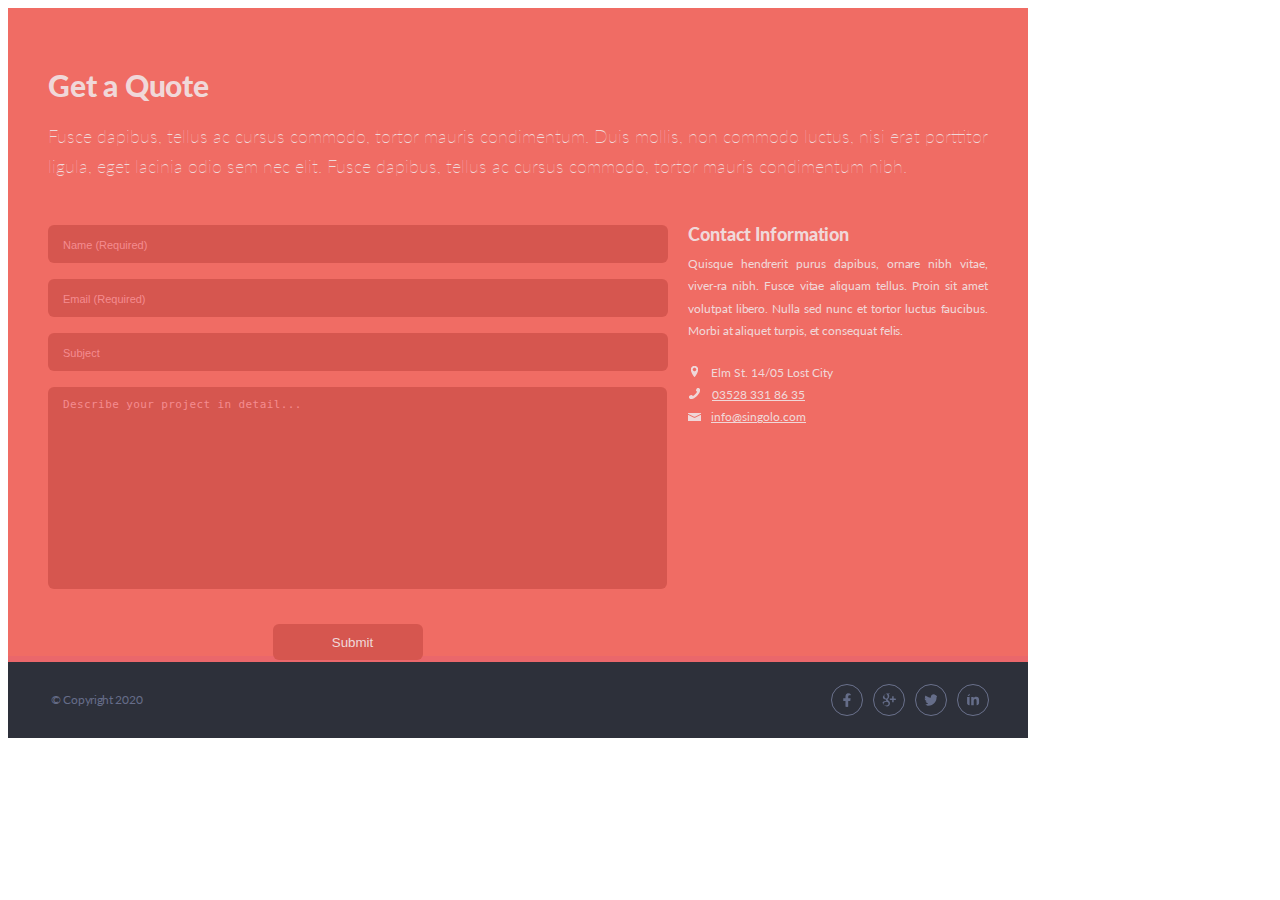
<file: singolo3.html>
<!DOCTYPE html>
<head>
    <meta charset="UTF-8">
    <link href="singolo3.css" rel="stylesheet">
    <link href="https://fonts.googleapis.com/css?family=Lato:300,300i,400,400i,700,700i,900,900i&display=swap" rel="stylesheet">
    <link href="http://yui.yahooapis.com/3.18.1/build/cssnormalize/cssnormalize-min.css" rel="stylesheet">
</head>
<body>
    <div class="container">
        <div class="section get-a-quote-top">
            <div class="headline">Get a Quote</div>
            <div class="description">
                Fusce dapibus, tellus ac cursus commodo, tortor mauris condimentum. 
                Duis mollis, non commodo luctus, nisi erat porttitor ligula, eget 
                lacinia odio sem nec elit. Fusce dapibus, tellus ac cursus commodo, 
                tortor mauris condimentum nibh.
            </div>
            <div class="form-and-information">
                <form class="form">
                    <input type="text" placeholder="Name (Required)" required>
                    <input type="email" placeholder="Email (Required)" required>
                    <input type="text" placeholder="Subject">
                    <textarea type="text" placeholder="Describe your project in detail..."></textarea>
                    <input class="submit-bottom" type="submit" value="Submit">
                </form>
                <div class="information">
                    <div class="caption-light">Contact Information</div>
                    <div class="info">
                    Quisque hendrerit purus dapibus, ornare nibh vitae, viver-ra nibh. Fusce vitae aliquam tellus. Proin sit 
                    amet volutpat libero. Nulla sed nunc et tortor luctus faucibus. 
                    Morbi at aliquet turpis,  et consequat felis. 
                    </div>
                    <div class="info contact-information">
                        <img class="location-icon" src="image/location.png">
                            Elm St. 14/05 Lost City<br>
                        <img class="phone-icon" src="image/iphone.png">
                        <a href="tel: 03528 331 86 35" type="tel">03528 331 86 35</a><br>
                        <img class="mail-icon" src="image/mail.png">
                        <a href ="mailto: info@singolo.com" type="email">info@singolo.com</a><br>
                    </div>
                </div>
            </div>
        </div>
        <div class="section get-a-quote-bottom"></div>
    
    
    <footer class="section footer">
        <div class="copyright">&#169; Copyright 2020</div>
        <div class="icons">
                <svg xmlns="http://www.w3.org/2000/svg"  
                class="social_icon facebook" 
                viewBox="0 0 320 512">
                <path fill="#656d89" d="M279.14 288l14.22-92.66h-88.91v-60.13c0-25.35 12.42-50.06 52.24-50.06h40.42V6.26S260.43 0 225.36 0c-73.22 0-121.08 44.38-121.08 124.72v70.62H22.89V288h81.39v224h100.17V288z"/>
                </svg>

                <svg xmlns="http://www.w3.org/2000/svg" 
                class="social_icon google"
                viewBox="0 0 89.61 88">
                <path fill="#656d89" d="M4.75,21.94c0,7.47,2.5,12.86,7.42,16a21.13,21.13,0,0,0,11.12,3c.59,0,1.07,0,1.4,0a14.35,14.35,0,0,0,2.95,10h-.17C21,50.89,0,52.23,0,69.52,0,87.1,19.31,88,23.18,88h1.27a35.72,35.72,0,0,0,14.88-3.21C47.07,81,51,74.49,51,65.36c0-8.82-6-14.07-10.35-17.91-2.67-2.34-5-4.36-5-6.33s1.68-3.5,3.81-5.41c3.45-3.08,6.69-7.46,6.69-15.75,0-7.29-.94-12.18-6.76-15.28A20.78,20.78,0,0,1,43.23,4C46.38,3.56,51,3.07,51,.5V0H28C27.78,0,4.75.86,4.75,21.94ZM41.87,67c.44,7-5.58,12.22-14.61,12.88S10.54,76.43,10.1,69.4a11.58,11.58,0,0,1,4.17-9.31,19,19,0,0,1,11.4-4.64c.52,0,1-.06,1.54-.06C35.71,55.39,41.46,60.38,41.87,67Zm-6-49.88c2.25,7.93-1.15,16.23-6.58,17.76a7.29,7.29,0,0,1-1.92.26c-5,0-9.9-5-11.73-12a17.26,17.26,0,0,1,.24-10.56C17,9.41,19.09,7.23,21.69,6.5a7.29,7.29,0,0,1,1.92-.26C29.62,6.24,33.48,8.72,35.87,17.13ZM74.61,34.41v-15h-9.5v15h-15v9.5h15v15h9.5v-15h15v-9.5Z"/></g></g></svg>

                <svg xmlns="http://www.w3.org/2000/svg" 
                class="social_icon twitter" 
                viewBox="0 0 512 512">
                <path fill="#656d89" d="M459.37 151.716c.325 4.548.325 9.097.325 13.645 0 138.72-105.583 298.558-298.558 298.558-59.452 0-114.68-17.219-161.137-47.106 8.447.974 16.568 1.299 25.34 1.299 49.055 0 94.213-16.568 130.274-44.832-46.132-.975-84.792-31.188-98.112-72.772 6.498.974 12.995 1.624 19.818 1.624 9.421 0 18.843-1.3 27.614-3.573-48.081-9.747-84.143-51.98-84.143-102.985v-1.299c13.969 7.797 30.214 12.67 47.431 13.319-28.264-18.843-46.781-51.005-46.781-87.391 0-19.492 5.197-37.36 14.294-52.954 51.655 63.675 129.3 105.258 216.365 109.807-1.624-7.797-2.599-15.918-2.599-24.04 0-57.828 46.782-104.934 104.934-104.934 30.213 0 57.502 12.67 76.67 33.137 23.715-4.548 46.456-13.32 66.599-25.34-7.798 24.366-24.366 44.833-46.132 57.827 21.117-2.273 41.584-8.122 60.426-16.243-14.292 20.791-32.161 39.308-52.628 54.253z"/></svg>
                
                <svg xmlns="http://www.w3.org/2000/svg"  
                class="social_icon linkedin"  
                viewBox="0 0 448 512">
                <path fill="#656d89" d="M100.28 448H7.4V148.9h92.88zM53.79 108.1C24.09 108.1 0 83.5 0 53.8a53.79 53.79 0 0 1 107.58 0c0 29.7-24.1 54.3-53.79 54.3zM447.9 448h-92.68V302.4c0-34.7-.7-79.2-48.29-79.2-48.29 0-55.69 37.7-55.69 76.7V448h-92.78V148.9h89.08v40.8h1.3c12.4-23.5 42.69-48.3 87.88-48.3 94 0 111.28 61.9 111.28 142.3V448z"/></svg>
        </div>
    </footer>
</div>
</body>
</html>
</file>
<file: style.css>
* { 
    list-style: none; 
    text-decoration: none;
}
html{
    scroll-behavior: smooth;
}

body{
    margin: 0;
    padding: 0;
}

.container {
    max-width: 1020px;
    margin: auto;
    font-family: "Lato";
    overflow: hidden;
}

.section{
    padding:0 40px;
}


/* HEADER */
.header{
    position: fixed;
    z-index: 10;
    top: 0;
    left: 0;
    right: 0;
}
.burger-menu{
    display:none;
}

.header-top{
    background-color: #2d303a;
    height: 89px;
    display: grid;
    grid-template-columns: 106px 10px auto 425px;
}

.website-name{
    color:#ffffff;
    font-size: 25px;
    letter-spacing: -0.5px;
    padding-top: 12px;
    font-weight: 500;
}

.star-symbol{
    color:#f06c64;
    font-size: 25px;
    padding-top: 29px;
}

.navigation-bar{
    font-size: 12px;
    color:#ffffff;
    display: grid;
    grid-template-columns:62px 6px 76px 6px 90px 6px 65px 6px 80px 26px;
    text-align: center;
    margin-top:42px;
    font-weight: 600;
    letter-spacing: -0.2px;
}

.navigation-bar > li > a{
    color: #ffffff;
}

.navigation-bar > li > a.active-link{
    color:#f06c64;
}

.navigation-bar > li > a:hover{
    cursor: pointer;
    color: #f06c64;
}

.dot{
    font-size: 18px;
    color:#494e62;
    margin-top: -8px;
}

.header-bottom{
    background-color: #323746;
    height: 6px; 
}

/* SLIDER */
.carousel{
    /*position: absolute;
    transform: translate(-50%, -50%);*/
    padding-top: 95px;
    margin-bottom: -95px;
}

.slide{
    display: inline-block;
    position: relative;
}

.slide > img{
    width: 100%;
}

.slider{
    position: relative;
    overflow: hidden;
    padding-top: calc(100% / (1020 / 594));
}

.slider-main{
    height: 100%;
    position: absolute;
    width: 100%;
    top: 0;
    white-space: nowrap;
    font-size: 0;
}

.slider-top{
    background-color:#f06c64;
    display: grid;
    grid-template-columns: 100px 265px 555px 100px;
    margin: auto;
    position: absolute;
    height: 100%;
    top: 0;
}

.slider-top > img{
    margin: auto;
}

.vertical-iphone{
    padding-bottom: 5px;
    padding-right: 1px;
}

.horizontal-iphone{
    padding: 0 0 6px 48px;
}

.next{
    margin-left: 4px;
}

.button{
    position: absolute;
    border: none;
    outline: none;
    top: 0;
    bottom: 0;
    padding: 0 40px;
    z-index: 1;
    background: transparent;
}

.button[data-action="prev"]{
    left: 0;
}

.button[data-action="next"]{
    right: 0;
}

.button:hover{
    cursor: pointer;
    background-color: #dc625a;
}

.slider-bottom{
    background-color:#ea676b;
    height:6px;
    position: sticky;
}

/* OUR SERVICES */
.services{
    padding-top: 95px;
    margin-bottom: -95px;
}
.advantages{
    display: grid;
    grid-template-areas:
    "one two three"
    "four five six";
    grid-template-columns: 34% 34% 32%;
    grid-template-rows: 123px 135px;
}

.block{
    display: grid;
    grid-template-columns: 60px 260px;
}
.block > img{
    width: 60px;
    margin-top: 45px;
}
.one{
    grid-area: one;
}
.two{
    grid-area: two;
}
.three{
    grid-area: three;
}
.four{
    grid-area: four
}
.five{
    grid-area: five;
}
.six{
    grid-area: six;
}

.our-services-top{
    background-color: #f2f2f2;
    padding-bottom: 62px;
}

.headline{
    font-size: 20px;
    color:#666d89;
    letter-spacing: 0.1px;
    padding-top: 35px;
    font-weight: 800;
}

.description{
    font-size: 18px;
    color:#767e9e;
    font-weight: lighter;
    line-height: 30px;
    text-align: justify;
    margin-top: -7px;
    margin-bottom: 9px;
}

.our-services-description{
    margin-bottom: 0;
}

.paragraph{
    padding: 0 20px;
    font-size: 12px;
    color:#767e9e;
    text-align: justify;
    line-height: 21px;    
}

.caption{
    color: #666d89;
    font-size: 18px;
    padding-top: 24px;
    margin-bottom: 9px;
}

.our-services-bottom{
    background-color: #ffffff;
    height: 6px;
}

/* PORTFOLIO */
.portfolio-top{
    background-color: #2d303a;
    padding-bottom: 47px;
}
.portfolio{
    padding-top: 95px;
    margin-bottom: -95px;
}
.tab{
    background-color: #2d303a;
    margin-right: 6px;
    margin-left: 1px;
    padding: 2px 5px 3.3px 7px;
    border: 1px solid #666d89;
    border-radius: 5px;
    font-family: "Lato";
    font-size: 12px;
    cursor: pointer;
    color: #767e9e;
    outline: none;
}

.active-tab, .tab:hover{
    border: 1px solid #c5c5c5;
    color:#dedede;
}

.gallery{
    display: flex;  
    margin: 19px 0 0 0;
    flex-wrap: wrap;
    justify-content: space-between;
}

.gallery > img {
    width: calc(25% - 15px);
    margin-bottom: 20px;
}

.portfolio-bottom{
    background-color: #323746;
    height: 6px;
}

.active-image{
    border: 5px solid #F06C64;
    box-sizing: border-box;
}

/* ABOUT US */
.about{
    padding-top: 95px;
    margin-bottom: -95px;
}

.about-us-headline > h2{
    margin-bottom: 23px;
}

.about-us-description{
    margin-bottom: 45px;
}

.about-us-top{
    background-color: #f2f2f2;
}

.staff{
    display: flex;
    color: #767e9e;
    font-size: 12px;
    justify-content: space-between;
    padding-bottom: 59px;
}

.about-us-paragraph{
    font-size: 12px;
    color:#767e9e;
    text-align: justify;
    line-height: 22px;    
    width: calc(33.3% - 13px);
}

.about-us-paragraph img{
    width: 100%;
}

.about-us-caption{
    color: #666d89;
    font-size: 18px;
    padding: 9px 0 8px 0;
    white-space: nowrap;
    overflow: hidden;
    text-overflow: ellipsis;
    margin: 1px 0 0 0;
}

.social_icon{
    width: 14px;
    height: 14px;
    padding: 8px;
    border: 1px solid #6a718c;
    border-radius: 50%;
    margin: 22px 5px 0 1px;
}

.social_icon:hover{
    width: 25px;
    height: 25px;
    border-radius: 25%;
    cursor: pointer;
}

.facebook path:hover{
    fill: #3b5998;
    cursor: pointer;
}

.google path:hover{
    fill: #db4a39;
    cursor: pointer;
}

.twitter path:hover{
    fill: #00acee;
    cursor: pointer;
}

.linkedin path:hover{
    fill: #0e76a8;
    cursor: pointer;
}

.about-us-bottom{
    background-color: #ffffff;
    height: 6px;
}

/* GET A QUOTE */
.get-a-quote-top{
    background-color: #f06c64;
}

.headline3{
    font-size: 30px;
    color:#f0d8d9;
    letter-spacing: -0.2px;
    padding-top: 59px;
    font-weight: 900;
}

.description3{
    font-size: 18px;
    color:#f0d8d9;
    font-weight: lighter;
    padding: 18px 0 9px 0;
    line-height: 30px;
    text-align: justify;
}
.form-and-information{
    display: flex;
    
}

.form{
    margin-top: 35px;
    margin-right: 20px;
    margin-bottom: 8px;
    min-width: 620px;
    display: flex;
    flex-direction: column;
}

.form > input, .form > textarea{
    width: 100%;
    height: 37px;
    background-color: #d6564f;
    outline: none;
    margin-bottom: 17px;
    border: none;
    border-radius: 6px;
    padding-left: 15px;
    color:#f0d8d9;
    box-sizing: border-box;
}

.form > input::placeholder{
    color: #f48c8f;
    font-size: 11.5px;
    font-weight: 400;
}

.form > textarea::placeholder{
    color: #f48c8f;
    font-size: 11px;
    font-weight: 400;
    padding-top: 3px;
    letter-spacing: 0.4px;
}

:focus:input:placeholder{
    color: transparent;
}

.form > textarea{
    height: 202px;
    resize: none;
    padding-top: 9px;
}

.form > input.submit-bottom{
    width: 150px;
    background-color: #d6564f;
    color:#f0d8d9;
    margin: 5px auto 0;
}

.form-submited{
    position: fixed;
    background: rgba(0,0,0,.5);
    top: 0;
    left: 0;
    right: 0;
    bottom: 0;
    display: none;
    cursor: pointer;
}
.form-submited-modal{
    position: absolute;
    background: #fff;
    top: 50%;
    left: 50%;
    transform: translate(-50%, -50%);
    padding: 10px;
    cursor: default;
}
.form-submited-control{
    text-align: center;
}
.form-submited-main{
    min-width: 320px;
}
.caption-light{
    font-size: 18px;
    color: #f0d8d9;
    font-weight: 900;
    margin: 33px 0 8px 0;
    letter-spacing: -0.1px;
}

.info{
    font-size: 12px;
    color:#f0d8d9;
    text-align: justify;
    letter-spacing: -0.06px;
    line-height: 22.3px;
}
.contact{
    padding-top: 95px;
}

.contact-information{
    margin-top: 20px;
    line-height: 22px;
    letter-spacing: 0px;
}

.contact-information > a{
    color: #f0d8d9;
}

.location-icon{
    margin-right: 10px;
    margin-left: 3px;
}

.phone-icon{
    margin-right: 9px;
    margin-left: 1px;
}

.mail-icon{
    margin-right: 7px;
}
.get-a-quote-bottom{
    height: 6px;
    background-color: #ea676b;
}

/* FOOTER */
.footer{
    height: 76px;
    background-color: #2d303a;
    display: flex;
    justify-content: space-between;
    padding-right: 34px;
}

.copyright{
    font-size: 12px ;
    color: #666d89;
    padding-top: 30px;
    padding-left: 3px;
    letter-spacing: -0.3px;
}

.icons-footer{
    margin-right: 2px;
}



@media (max-width: 768px){

    .button {
        padding: 0 3%;
    }

    .prev{
        width: 90%;
        margin-top: 10px;
    }

    .next{
        width: 75%;
        margin-top: 10px;
        margin-left: 9px;
    }

    .button[data-action="next"] {
        left: 67%;
    }

    .advantages{
        display: grid;
        grid-template-areas:
        "one two "
        "three four"
        "five six";
        grid-template-columns: 50% 50%;
        grid-template-rows: 36% 36% 36%;
        padding-bottom: 101px;
        grid-gap: 10px;
    }

    .our-services-top{
        padding-bottom: 0;
    }

    .our-services-caption {
        padding-top: 7px;
    }

    .block > img {
        margin-top: 27px;
    }
    .gallery > img{
        width: calc(33.3% - 13px);
    }

    .description{
        margin-bottom: 10px;
        word-spacing: 5.3px;
        text-align: start;
        letter-spacing: -0.6px;
        width: 95%;
    }

    .our-services-description{
        width: 100%;
    }

    .our-services-bottom{
        background-color: #f2f2f2;
    }

    .tabs{
        margin-bottom: 28px;
    }

    .staff{
        padding-bottom: 61px;
    }


    .about-us-headline{
        padding-top: 26px;
    }

    .about-us-description{
        width: 100%;
        margin-bottom: 38px;
    }

    .headline > h2{
        margin-bottom: 25px;
    }

    .our-services-headline{
        padding-top: 14px;
    }

    .about-us-paragraph{
        width: calc(33.3% - 10px);
    }
    .about-us-paragraph > h3{
        padding: 0;
        margin-top: 4px;
    }

    .about-us-bottom{
        background-color: #f2f2f2;
    }

    .social{
        margin-top: -11px;
    }

    .headline3{
        padding-top: 54px;
        padding-left: 3px;
    }

    .description3{
        text-align: start;
        padding-left: 2px;
        word-spacing: 1.3px;
    }

    .form{
        margin-top: 15px;
        margin-left: -1px;
        margin-right: 29px;
        margin-bottom: 39px;
        min-width: 442px;
    }

    .form > input, .form > textarea{
        margin-bottom: 13px;
        padding-left: 10px;
    }

    .form > textarea{
        height: 159px;
        padding-top: 6px;
    }

    .form > input.submit-bottom{
        margin: 0;
        margin-top: 5px;
    }

    .caption-light {
        margin: 13px 0 1px 0;
    }

    .contact-information{
        margin-top: 10px;
    }

    .copyright{
        padding-left: 0;
        padding-top: 32px;
        font-weight: 900;
        letter-spacing: 0.4px;
    }
}

@media (max-width: 375px){
    
    .button {
        padding: 0 1%;
    }

    .button[data-action="next"] {
        left: 33%;
    }

    .prev{
        width: 90%;
        margin-top: 10px;
    }

    .next {
        width: 75%;
        margin-left: 4px;
    }

    .navigation-bar{
        display: none;
    }

    .burger-menu{
        display: block;
        padding-top: 26px;
        margin-left: -10px;
        transition: all 0.5s ease-out;
        cursor: pointer;
    }

    .active-burger-menu {
        transform: rotate(90deg);
    }

    .header-top{
        height: 71px;
        display: flex;
        text-align: center;
        flex: auto;
        position: relative;
    }

    .website-name{
        font-size: 20px;
        flex: auto;
    }

    .star-symbol{
        display: none;
    }

    .website-name::after{
        content: '*';
        color:#f06c64;
        font-size: 20px;
        padding-top: 23px;
    }

    .header-bottom{
        display: none;
    }
    .carousel{
        padding-top: 67px;
    }

    .section {
        padding: 0 30px;
    }

    .headline{
        letter-spacing: -0.1px;
        padding-top: 17px;
    }

    .our-services-headline{
        padding-top: 1px;
        padding-left: 3px;
    }

    .advantages{
        display: grid;
        grid-template-areas:
        "one"
        "two"
        "three"
        "four"
        "five"
        "six";
        grid-template-columns: 100%;
        grid-template-rows: 16% 15% 16% 16% 16% 16% 16%;
        padding-bottom: 25px;
        grid-gap: 10px;
    }

    .block > img {
        margin-top: 14px;
    }

    .our-services-caption {
        padding-top: 0px;
        margin-top: 13px;
    }

    .description {
        width: 100%;
        margin-bottom: 15px;
    }
    .tabs{
        margin-bottom: 25px;
    }

    .gallery{
        padding-bottom: 22px;
    }

    .gallery > img{
        width: calc(50% - 6px);
        margin-bottom: 13px;
    }

    .gallery > img:nth-last-child(-n+4){
        display: none;
    }

    .portfolio-bottom {
        background-color: #2d303a;
    }
    
    .about-us-headline{
        padding-top: 8px;
        letter-spacing: 0.3px;
    }

    .about-us-description{
        margin-bottom: 24px;
        margin-top: -7px;
    }

    .staff{
        flex-flow: column;
        padding-bottom: 3px;
    }

    .about-us-paragraph{
        width: 100%;
        margin-bottom: 28px;
    }

    .about-us-paragraph > h3{
        margin-top: 9px;
    }

    .about-us-bottom {
        background-color: #f2f2f2;
    }

    .headline3 {
        padding-top: 45px;
        padding-left: 1px;
    }

    .form-and-information{
        flex-wrap: wrap;
    }

    .form {
        margin-top: 13px;
        margin-left: 0;
        margin-right: 29px;
        margin-bottom: 17px;
        min-width: 315px;
    }

    .form > input.submit-bottom {
        width: 100%;
        padding: 25px;
        margin-top: 1px;
    }

    .contact-information{
        margin-top: 9px;
        line-height: 26px;
        margin-bottom: 31px;
    }

    .get-a-quote-bottom{
        background-color: #f06c64;
    }

    .copyright {
        display: none;
    }

    .icons{
        flex: auto;
        text-align: center;
    }
}
</file>
<file: singolo1.css>
* {
    margin: 0;
    padding: 0;  
    list-style: none; 
    text-decoration: none;
}

h1,h2,h3,h4,h5,h6{
    font-size:100%;
    font-weight:normal;
    margin:0;
    padding:0;
}

.container {
    width: 1020px;
    font-family: "Lato";
}

.section{
    padding:60px 40px;
}

.header-top{
    background-color: #2d303a;
    height: 89px;
    display: grid;
    grid-template-columns: 146px 10px 439px 425px;
}

.website-name{
    color:#ffffff;
    font-size: 25px;
    margin-left: 40px;
    letter-spacing: -0.5px;
    padding: 29px 0px;
    
}

.star-symbol{
    color:#f06c64;
    font-size: 25px;
    padding-top: 29px;
}

.navigation-bar{
    font-size: 12px;
    color:#ffffff;
    display: grid;
    grid-template-columns:62px 6px 77px 6px 90px 6px 65px 6px 80px 27px;
    text-align: center;
    margin-top:42px;
}

.navigation-bar > li > a{
    color: #ffffff;
}

.navigation-bar > li > a.active-link{
    color:#f06c64;
}

.navigation-bar > li > a:hover{
    cursor: pointer;
    color: #f06c64;
}

.dot{
    font-size: 18px;
    color:#494e62;
    margin-top: -8px;
}
.header-bottom{
    background-color: #323746;
    height: 6px; 
}

.slider-top{
    background-color:#f06c64;
    height:594px;
    
}

.slider-bottom{
    background-color:#ea676b;
    height:6px;
}

.block{
    display: grid;
    grid-template-columns: 60px 260px;
}
.block > img{
    width: 60px;
    margin: auto;
}
.one{
    grid-area: one;
}
.two{
    grid-area: two;
}
.three{
    grid-area: three;
}
.four{
    grid-area: four
}
.five{
    grid-area: five;
}
.six{
    grid-area: six;
}
.main-text{
    grid-area: text;
}

.our-services-top{
    background-color: #f2f2f2;
    height: 374px;
    display: grid;
    grid-template-areas:
    "text text text"
    "one two three"
    "four five six";
    grid-template-columns: 320px 320px 300px;
    grid-template-rows: 130px 122px 122px;
}

.headline{
    font-size: 30px;
    color:#666d89;
}

.description{
    font-size: 18px;
    color:#767e9e;
    font-weight: lighter;
    padding: 16px 0;
    line-height: 30px;
    text-align: justify;
}

.paragraph{
    padding: 0 20px;
    font-size: 12px;
    color:#767e9e;
    text-align: justify;
    line-height: 22px;    
}

.caption{
    color: #666d89;
    font-size: 18px;
    padding: 26px 0 8px 0;
}}

.main-text{
    grid-area: mt;
}

.our-services-bottom{
    background-color: #ffffff;
    height: 6px;
}

.slider-top{
    display: grid;
    grid-template-columns: 100px 265px 555px 100px;
    margin: auto;
}

.slider-top > img{
    margin: auto;
}

.vertical-iphone{
    padding-bottom: 5px;
}

.horizontal-iphone{
    padding: 0 0 5px 48px;
}

.next{
    padding: 0 0 5px 5px;
}

.prev{
    padding-bottom: 3px;
}

.button{
    background-color:#f06c64;
    border: none;
    outline: none;
}

.button:hover{
    cursor: pointer;
    background-color: #dc625a;
}
</file>
<file: singolo2.css>
* {
    margin: 0;
    padding: 0;  
    list-style: none; 
    text-decoration: none;
}

h1,h2,h3,h4,h5,h6{
    font-size:100%;
    font-weight:normal;
    margin:0;
    padding:0;
}

.container {
    width: 1020px;
    font-family: "Lato";
}

.section{
    padding: 0 40px;
}

.headline{
    font-size: 30px;
    color:#666d89;
    letter-spacing: 0.2px;
    padding-top: 45px;
}

.about-us-headline{
    padding-top: 59px;
}

.description{
    font-size: 18px;
    color:#767e9e;
    font-weight: lighter;
    padding: 19px 0 9px 0;
    line-height: 30px;
    text-align: justify;
    margin-left: -1px;
}

.about-us-description{
    padding: 18px 0 44px 0;
}

.portfolio-top{
    background-color: #2d303a;
    height: 849px;
}

.tab{
    background-color: #2d303a;
    margin-right: 7px;
    margin-left: 1px;
    padding: 1.8px 6px 3.2px 5px;
    border: 1px solid #666d89;
    border-radius: 5px;
    font-family: "Lato";
    font-size: 12px;
    cursor: pointer;
    color: #767e9e;
    outline: none;
}

.active-tab, .tab:hover{
    border: 1px solid #c5c5c5;
    color:#dedede;
}

.gallery{
    display: flex;  
    margin: 19px 0 0 -1px;
    flex-wrap: wrap;
    width:960px;
}

.gallery > img {
    width: 220px;
    height: 187px;
    margin: 0 20px 20px 0;
}

.portfolio-bottom{
    background-color: #323746;
    height: 6px;
}

.about-us-top{
    background-color: #f2f2f2;
    height: 727px;
}

.staff{
    display: flex;
    width:960px;
    color: #767e9e;
    font-size: 12px;
}

.staff > img{
    margin: 0 20px 20px 0;
}

.paragraph{
    font-size: 12px;
    color:#767e9e;
    text-align: justify;
    line-height: 22px;    
    padding-right: 20px;
    margin-left: -1px;
}

.about-us-caption{
    color: #666d89;
    font-size: 18px;
    padding: 9px 0 8px 0;
}

.social_icon{
    width: 14px;
    height: 14px;
    padding: 8px;
    border: 1px solid #6a718c;
    border-radius: 50%;
    margin: 22px 5px 0 1px;
}

.social_icon:hover{
    width: 25px;
    height: 25px;
    border-radius: 25%;
    cursor: pointer;
}

.facebook path:hover{
    fill: #3b5998;
    cursor: pointer;
}

.google path:hover{
    fill: #db4a39;
    cursor: pointer;
}

.twitter path:hover{
    fill: #00acee;
    cursor: pointer;
}

.linkedin path:hover{
    fill: #0e76a8;
    cursor: pointer;
}

.about-us-bottom{
    background-color: #ffffff;
    height: 6px;
}
</file>
<file: singolo3.css>
.container {
    width: 1020px;
    font-family: "Lato";
}

.section{
    padding:  0 40px;
}

.get-a-quote-top{
    height: 648px;
    background-color: #f06c64;
}

.headline{
    font-size: 30px;
    color:#f0d8d9;
    letter-spacing: -0.2px;
    padding-top: 59px;
    font-weight: 900;
}

.description{
    font-size: 18px;
    color:#f0d8d9;
    font-weight: lighter;
    padding: 18px 0 9px 0;
    line-height: 30px;
    text-align: justify;
}
.form-and-information{
    display: flex;
    
}

.form{
    margin-top: 35px;
    margin-right: 20px;
    max-width: 620px;
}

.form > input, textarea{
    width: 603px;
    height: 36px;
    background-color: #d6564f;
    outline: none;
    margin-bottom: 16px;
    border: none;
    border-radius: 6px;
    padding-left: 15px;
    color:#f0d8d9;
}

.form > input::placeholder{
    color: #f48c8f;
    font-size: 11px;
    font-weight: 400;
}

.form > textarea::placeholder{
    color: #f48c8f;
    font-size: 11px;
    font-weight: 400;
    padding-top: 9px;
    letter-spacing: 0.4px;
}

:focus:input:placeholder{
    color: transparent;
}

.form > textarea{
    height: 198px;
    resize: none;
    width: 602px;
}

.form > input.submit-bottom{
    width: 150px;
    background-color: #d6564f;
    color:#f0d8d9;
    margin-top: 16px;
    margin-left: 225px;
}

.caption-light{
    font-size: 18px;
    color: #f0d8d9;
    font-weight: 900;
    margin: 33px 0 8px 0;
    letter-spacing: -0.1px;
}

.info{
    font-size: 12px;
    color:#f0d8d9;
    text-align: justify;
    letter-spacing: -0.06px;
    line-height: 22.3px;
}

.contact-information{
    margin-top: 20px;
    line-height: 22px;
    letter-spacing: 0px;
}

.contact-information > a{
    color: #f0d8d9;
}

.location-icon{
    margin-right: 10px;
    margin-left: 3px;
}

.phone-icon{
    margin-right: 9px;
    margin-left: 1px;
}

.mail-icon{
    margin-right: 7px;
}
.get-a-quote-bottom{
    height: 6px;
    background-color: #ea676b;
}

.footer{
    height: 76px;
    background-color: #2d303a;
    display: flex;
    justify-content: space-between;
    padding-right: 34px;
}

.copyright{
    font-size: 12px ;
    color: #666d89;
    padding-top: 30px;
    padding-left: 3px;
    letter-spacing: -0.3px;
}

.social_icon{
    width: 14px;
    height: 14px;
    padding: 8px;
    border: 1px solid #6a718c;
    border-radius: 50%;
    margin: 22px 5px 0 1px;
}

.social_icon:hover{
    width: 25px;
    height: 25px;
    border-radius: 25%;
    cursor: pointer;
}

.facebook path:hover{
    fill: #3b5998;
    cursor: pointer;
}

.google path:hover{
    fill: #db4a39;
    cursor: pointer;
}

.twitter path:hover{
    fill: #00acee;
    cursor: pointer;
}

.linkedin path:hover{
    fill: #0e76a8;
    cursor: pointer;
</file>
